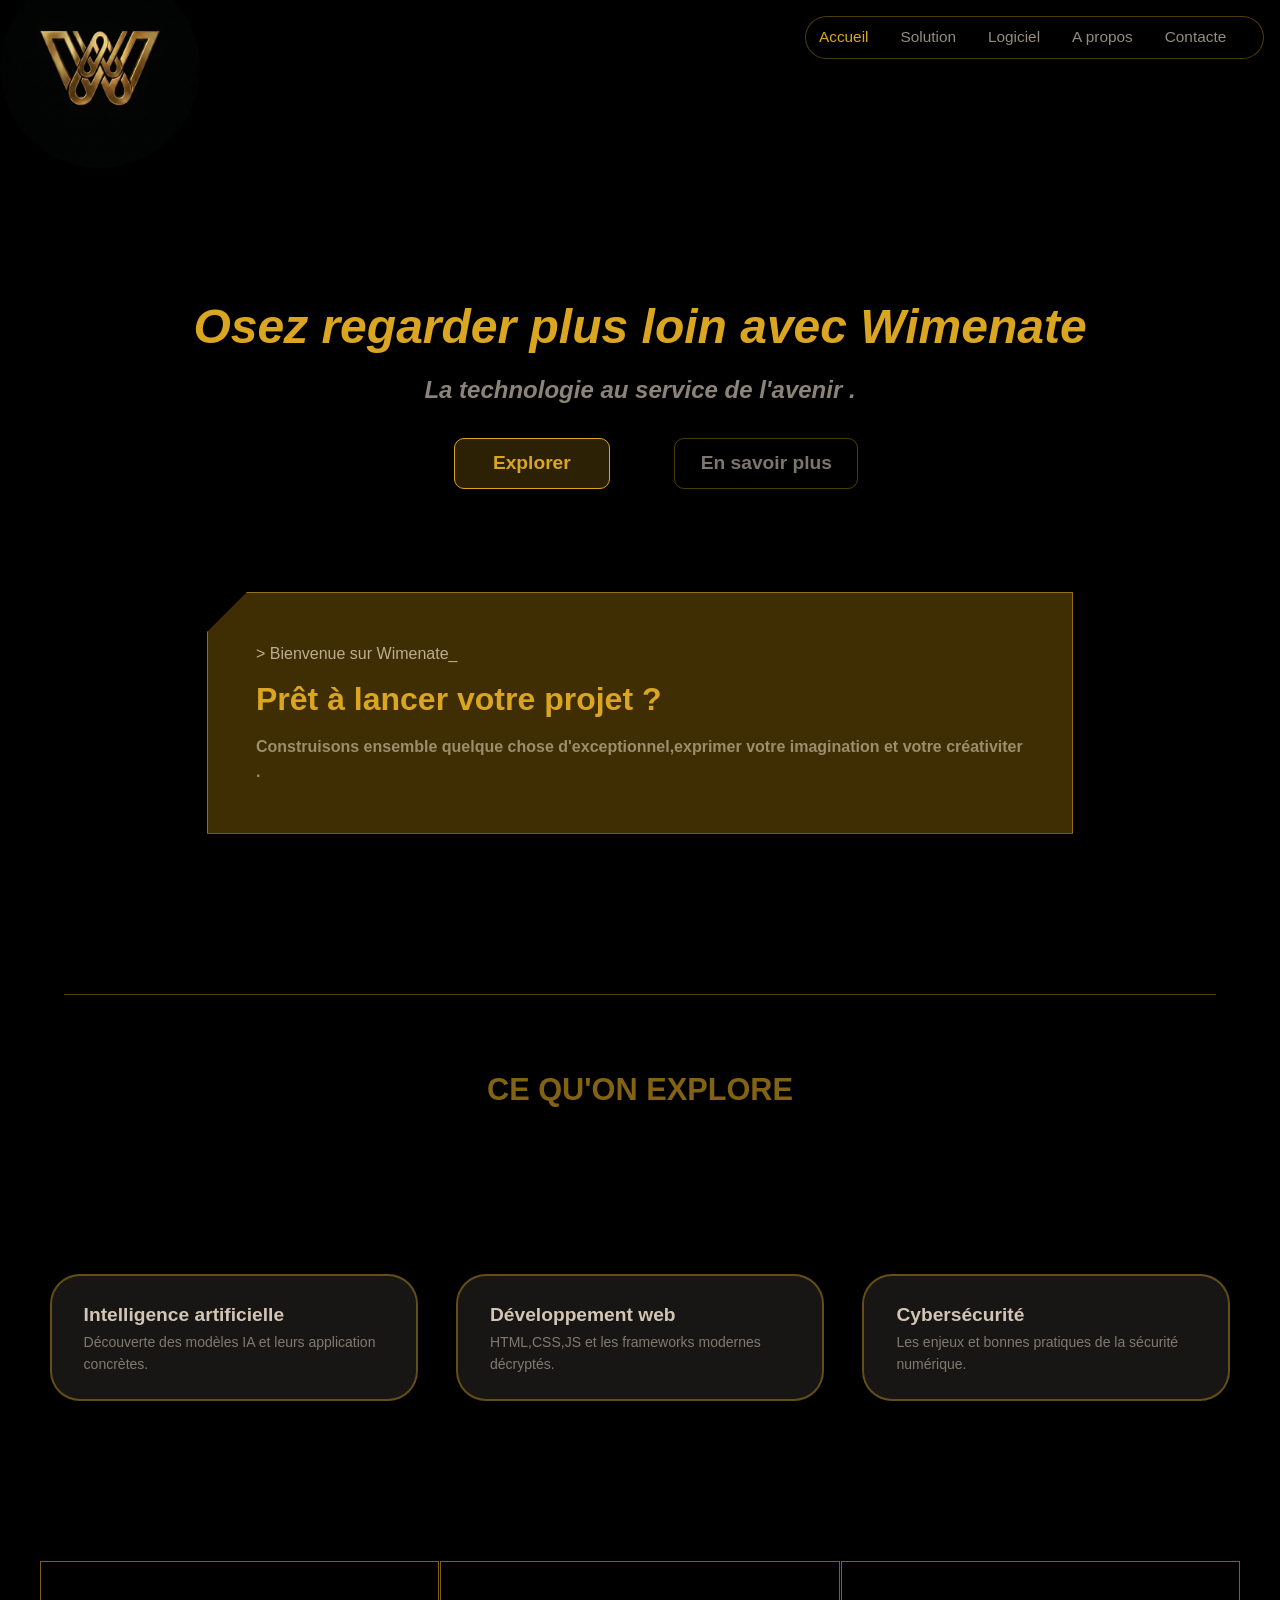
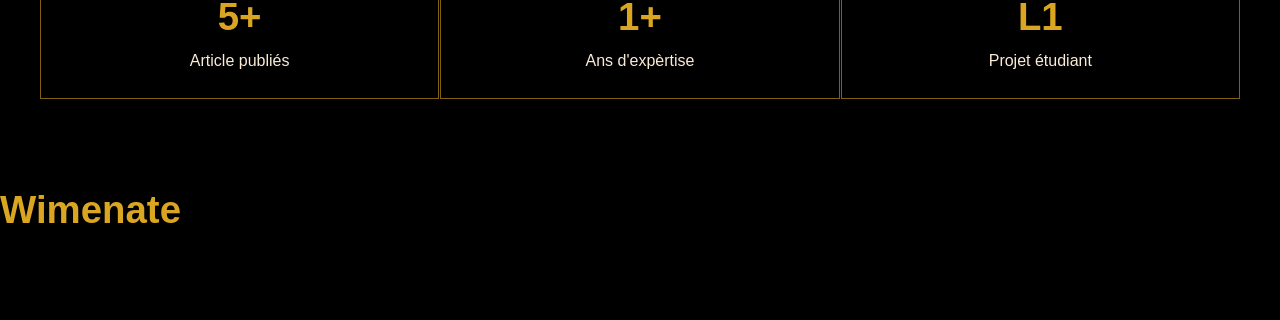
<file: index.html>
<!doctype html>
<html lang="en">
  <head>
    <meta charset="UTF-8" />
    <meta name="viewport" content="width=device-width, initial-scale=1.0" />
    <title>WIMENATE</title>
    <link rel="shortcut icon" href="./Image/icon.png" />
    <link rel="stylesheet" href="style.css" />
  </head>
  <body>
    <div>
      <div>
        <div class="img">
          <nav>
            <input type="checkbox" id="menu-toggle" class="menu-toggle" />
            <label for="menu-toggle" class="hamburger">
              <span></span>
              <span></span>
              <span></span>
            </label>
            <div class="navigation">
              <ul>
                <li>
                  <a href="./index.html" style="color: goldenrod">Accueil</a>
                </li>
                <li><a href="./Solution.html">Solution</a></li>
                <li><a href="./Logiciel.html">Logiciel</a></li>
                <li><a href="./A_propos.html">A propos</a></li>
                <li><a href="./Contacte.html">Contacte</a></li>
              </ul>
            </div>
          </nav>
          <div class="Accueil">
            <div class="container">
              <div class="logos">
                <img src="./Image/Logos_2.png" alt="Wimenate_logos" />
              </div>
              <div class="presentation">
                <h1>
                  Osez regarder plus loin avec Wimenate
                  <p>La technologie au service de l'avenir .</p>
                </h1>
              </div>
            </div>
            <div class="container2">
              <div>
                <h1>
                  <a
                    href="./Solution.html"
                    style="text-decoration: none; color: goldenrod"
                    >Explorer</a
                  >
                </h1>
                <h2>
                  <a
                    href="./A_propos.html"
                    style="
                      text-decoration: none;
                      color: rgba(250, 235, 215, 0.5);
                    "
                    >En savoir plus</a
                  >
                </h2>
              </div>
            </div>
          </div>
        </div>
        <div class="container3">
          <div class="c3_A">
            <p>> Bienvenue sur Wimenate_</p>
            <h1>Prêt à lancer votre projet ?</h1>
            <h2>
              Construisons ensemble quelque chose d'exceptionnel,exprimer votre
              imagination et votre créativiter .
            </h2>
          </div>
        </div>

        <hr />
        <div class="container4">
          <div class="c4_A">
            <h1>CE QU'ON EXPLORE</h1>
          </div>
          <div class="c4_B">
            <div class="c4_B1">
              <h2>Intelligence artificielle</h2>
              <p>Découverte des modèles IA et leurs application concrètes.</p>
            </div>
            <div class="c4_B2">
              <h2>Développement web</h2>
              <p>HTML,CSS,JS et les frameworks modernes décryptés.</p>
            </div>
            <div class="c4_B3">
              <h2>Cybersécurité</h2>
              <p>Les enjeux et bonnes pratiques de la sécurité numérique.</p>
            </div>
          </div>
        </div>
        <div class="container5">
          <div class="c5_A">
            <h1>5+</h1>
            <p>Article publiés</p>
          </div>
          <div class="c5_B">
            <h1>1+</h1>
            <p>Ans d'expèrtise</p>
          </div>
          <div class="c5_C">
            <h1>L1</h1>
            <p>Projet étudiant</p>
          </div>
        </div>
        <div class="container6">
          <h1>Wimenate</h1>
        </div>
      </div>
    </div>
    <script src="./script.js"></script>
  </body>
</html>
</file>
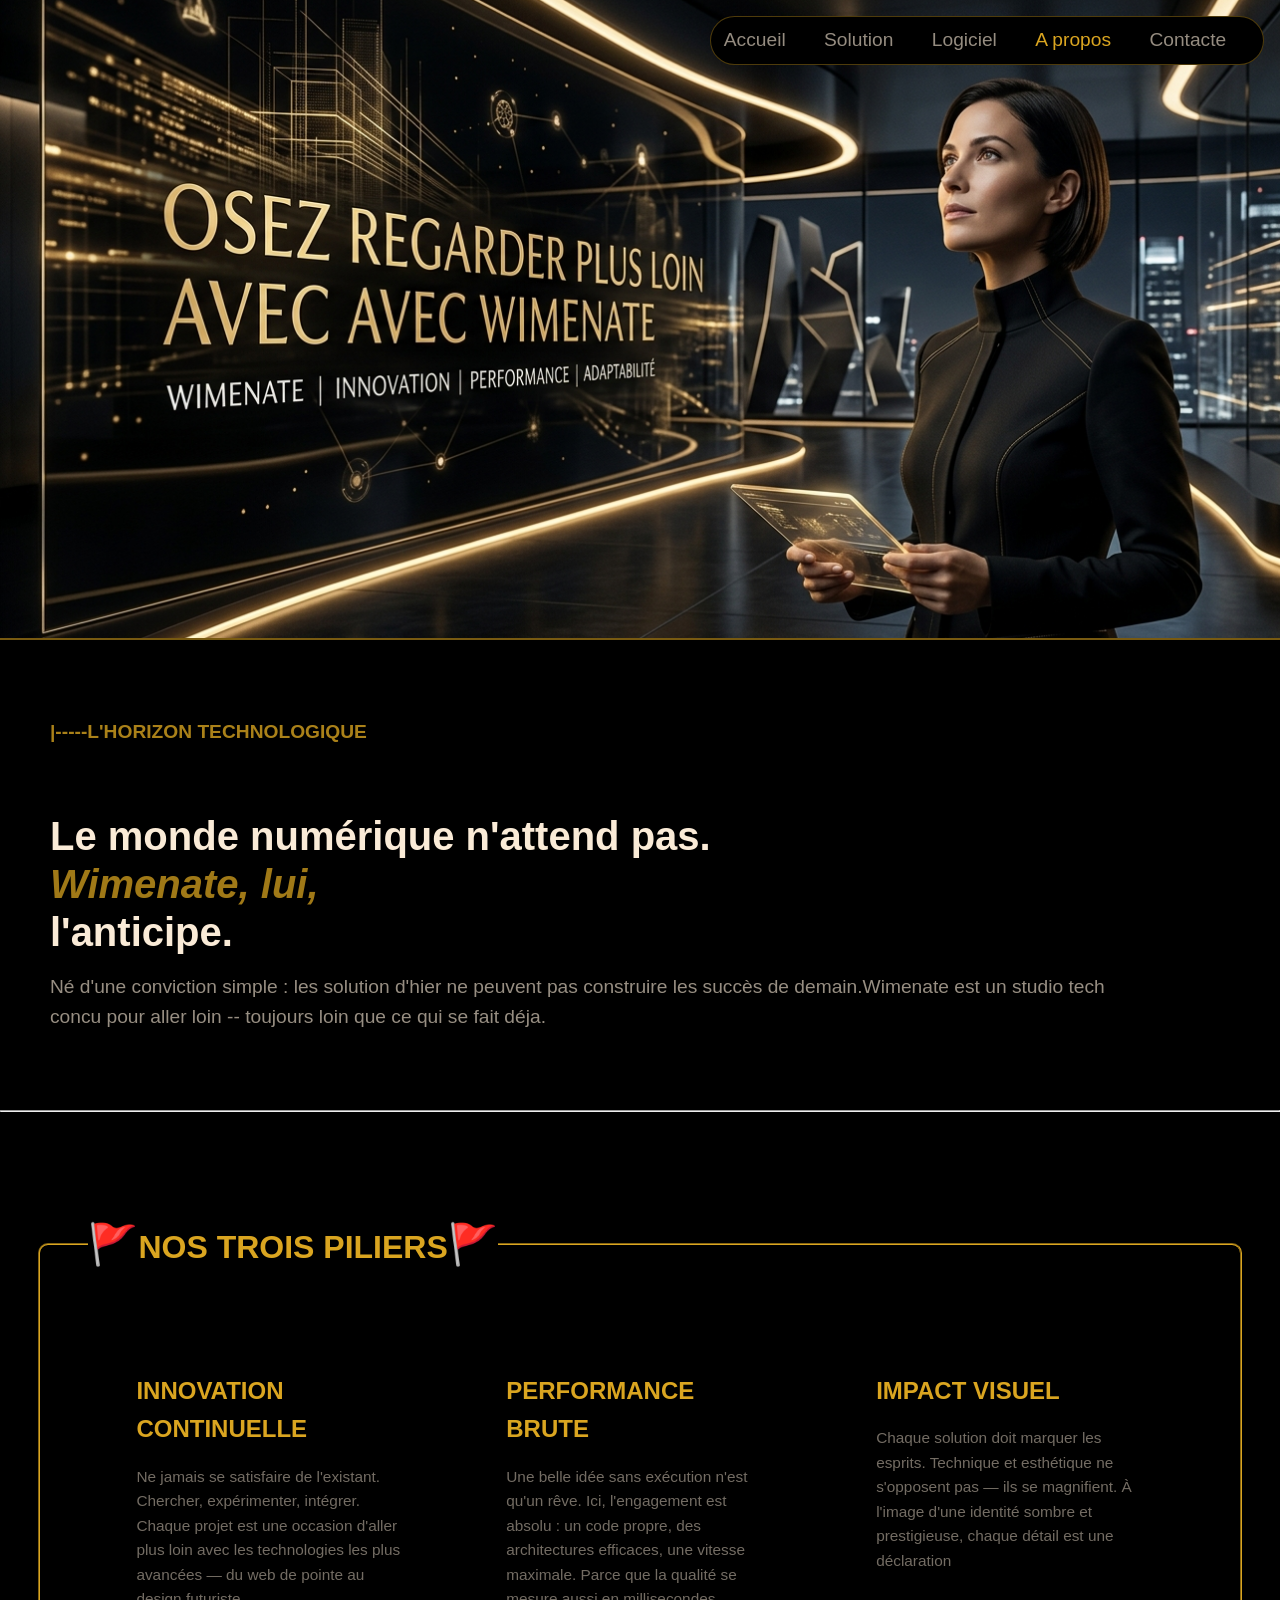
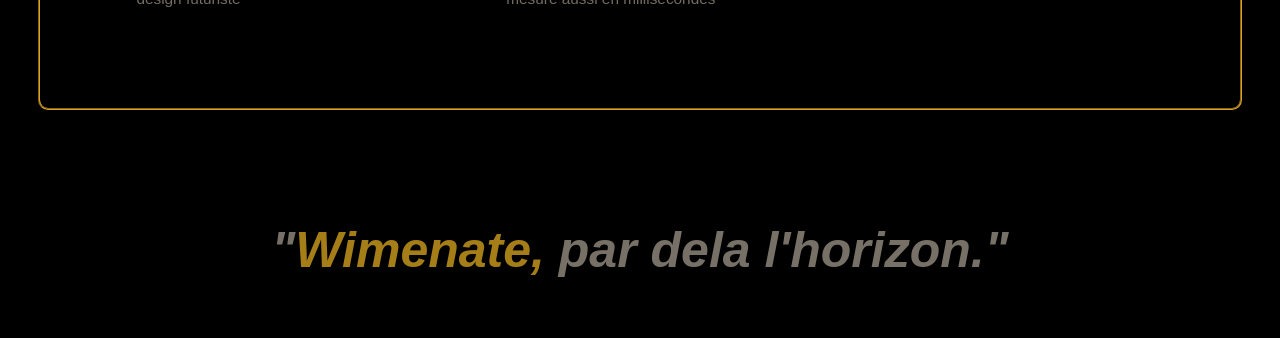
<file: A_propos.html>
<!doctype html>
<html lang="en">
  <head>
    <meta charset="UTF-8" />
    <meta name="viewport" content="width=device-width, initial-scale=1.0" />
    <title>WIMENATE</title>
    <link rel="shortcut icon" href="./Image/icon.png" />
    <link rel="stylesheet" href="./A_propos.css" />
  </head>
  <body>
    <div>
      <nav>
        <div>
          <div></div>
        </div>
        <input type="checkbox" id="menu-toggle" class="menu-toggle" />
        <label for="menu-toggle" class="hamburger">
          <span></span>
          <span></span>
          <span></span>
        </label>
        <div class="navigation">
          <ul>
            <li><a href="./index.html">Accueil</a></li>
            <li><a href="./Solution.html">Solution</a></li>
            <li><a href="./Logiciel.html">Logiciel</a></li>
            <li>
              <a href="./A_propos.html" style="color: goldenrod">A propos</a>
            </li>
            <li><a href="./Contacte.html">Contacte</a></li>
          </ul>
        </div>
      </nav>
      <div class="container1">
        <img src="./Image/Img a propos1.png" alt="Image du vison" />
      </div>
      <div class="container2">
        <h3>|-----L'HORIZON TECHNOLOGIQUE</h3>
        <h1>
          Le monde numérique n'attend pas. <br />
          <span style="font-style: italic; color: rgba(218, 165, 32, 0.733)"
            >Wimenate, lui,</span
          ><br />l'anticipe.
        </h1>
        <p>
          Né d'une conviction simple : les solution d'hier ne peuvent pas
          construire les succès de demain.Wimenate est un studio tech concu pour
          aller loin -- toujours loin que ce qui se fait déja.
        </p>
      </div>
      <div class="container3">
        <hr style="color: rgba(218, 165, 32, 0.603); margin-bottom: 100px" />
      </div>
      <fieldset>
        <legend>
          <h3 style="color: goldenrod">
            <span style="font-size: 30pt">🚩</span>NOS TROIS PILIERS<span
              style="font-size: 30pt"
              >🚩</span
            >
          </h3>
        </legend>

        <div class="container4">
          <div class="ctn1">
            <h4></h4>
            <h1>INNOVATION CONTINUELLE</h1>
            <p>
              Ne jamais se satisfaire de l'existant. Chercher, expérimenter,
              intégrer. Chaque projet est une occasion d'aller plus loin avec
              les technologies les plus avancées — du web de pointe au design
              futuriste
            </p>
          </div>
          <div class="ctn2">
            <h3></h3>
            <h1>PERFORMANCE BRUTE</h1>
            <p>
              Une belle idée sans exécution n'est qu'un rêve. Ici, l'engagement
              est absolu : un code propre, des architectures efficaces, une
              vitesse maximale. Parce que la qualité se mesure aussi en
              millisecondes
            </p>
          </div>
          <div class="ctn3">
            <h3></h3>
            <h1>IMPACT VISUEL</h1>
            <p>
              Chaque solution doit marquer les esprits. Technique et esthétique
              ne s'opposent pas — ils se magnifient. À l'image d'une identité
              sombre et prestigieuse, chaque détail est une déclaration
            </p>
          </div>
        </div>
      </fieldset>
      <div class="container5">
        <h1>
          "<span style="color: rgba(218, 165, 32, 0.76)">Wimenate,</span> par
          dela l'horizon."
        </h1>
      </div>
    </div>
    <script src="./script.js"></script>
  </body>
</html>
</file>
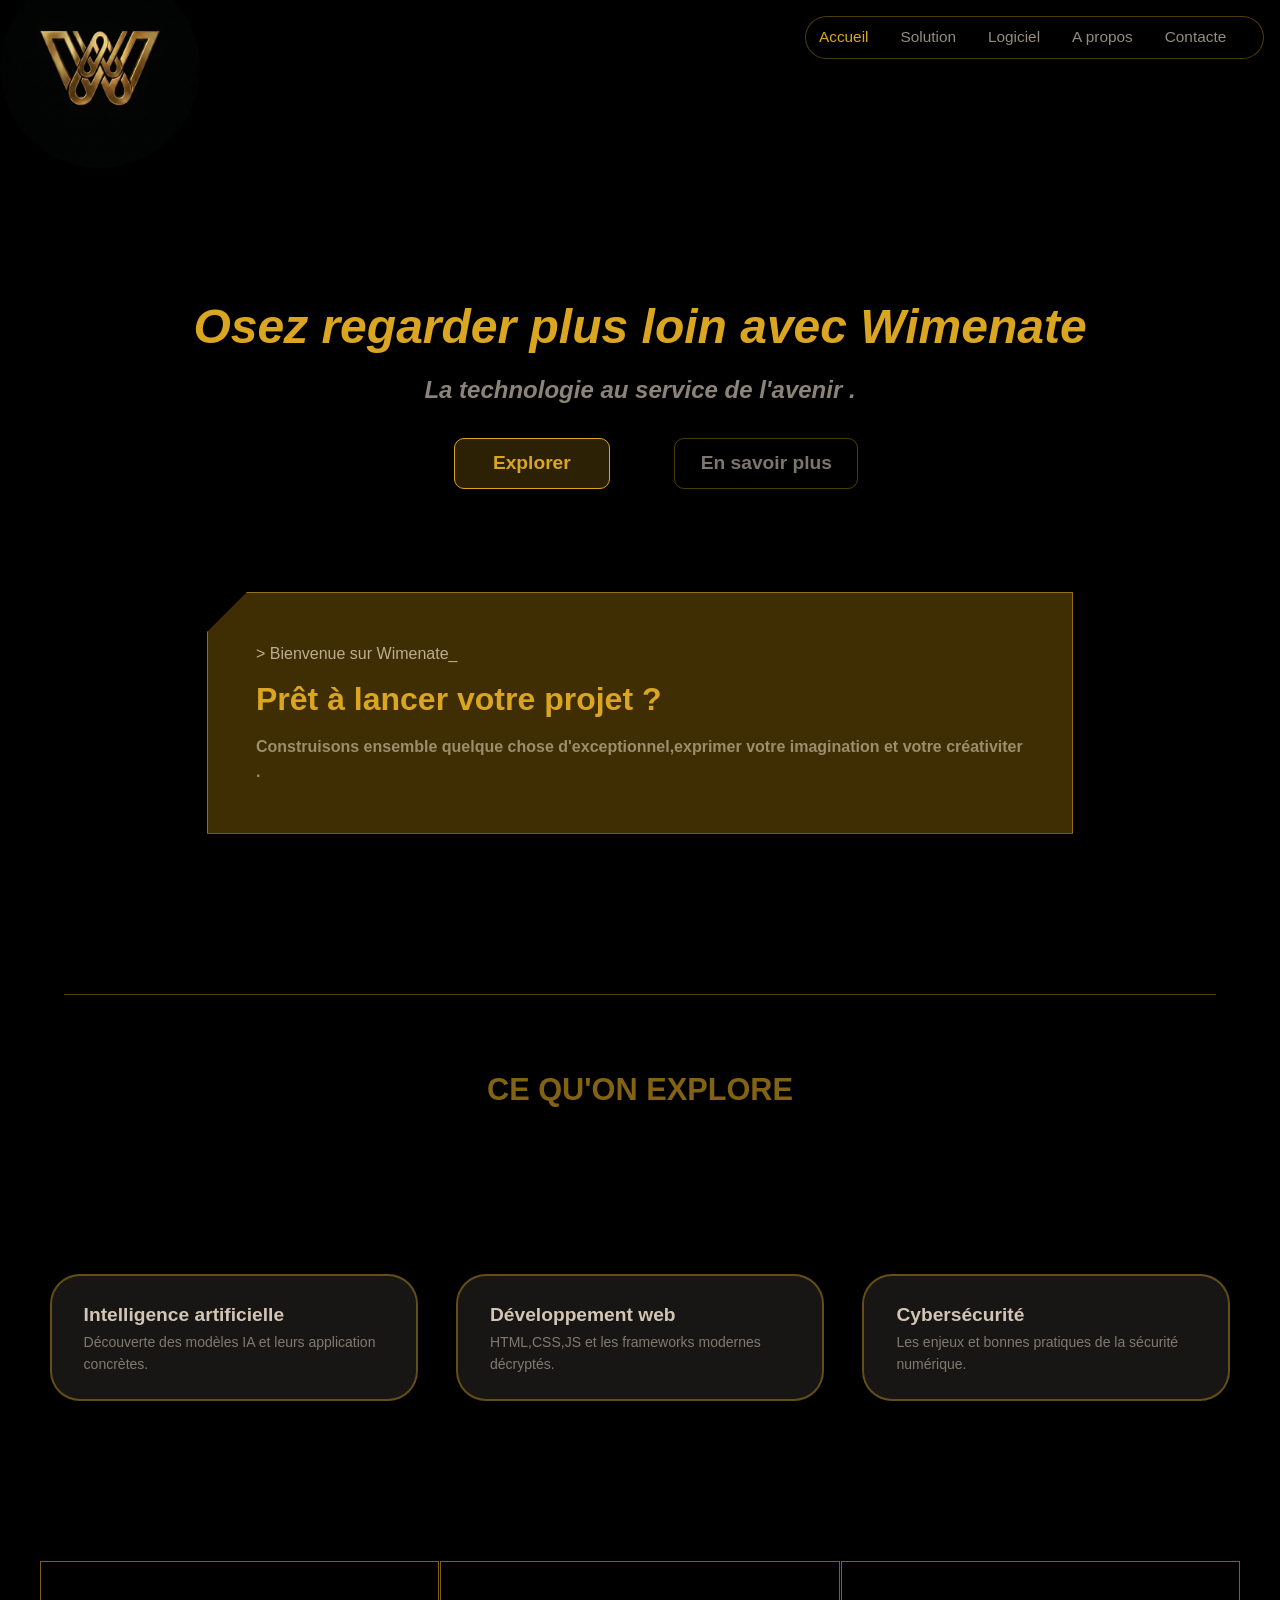
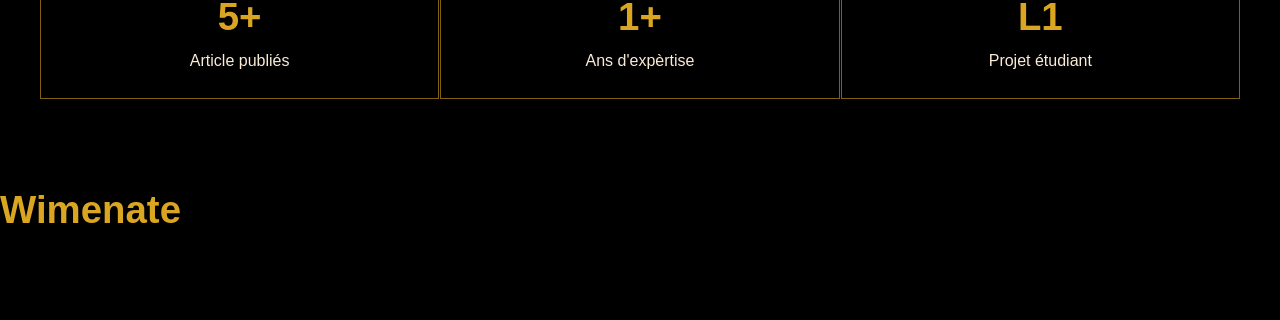
<file: Accueil.html>
<!doctype html>
<html lang="en">
  <head>
    <meta charset="UTF-8" />
    <meta name="viewport" content="width=device-width, initial-scale=1.0" />
    <title>WIMENATE</title>
    <link rel="shortcut icon" href="./Image/icon.png" />
    <link rel="stylesheet" href="style.css" />
  </head>
  <body>
    <div>
      <div>
        <div class="img">
          <nav>
            <div class="navigation">
              <ul>
                <li>
                  <a href="./Accueil.html" style="color: goldenrod">Accueil</a>
                </li>
                <li><a href="./Solution.html">Solution</a></li>
                <li><a href="./Logiciel.html">Logiciel</a></li>
                <li><a href="./A_propos.html">A propos</a></li>
                <li><a href="./Contacte.html">Contacte</a></li>
              </ul>
            </div>
          </nav>
          <div class="Accueil">
            <div class="container">
              <div class="logos">
                <img src="./Image/Logos_2.png" alt="Wimenate_logos" />
              </div>
              <div class="presentation">
                <h1>
                  Osez regarder plus loin avec Wimenate
                  <p>La technologie au service de l'avenir .</p>
                </h1>
              </div>
            </div>
            <div class="container2">
              <div>
                <h1><a href="./Solution.html" style="text-decoration: none;color: goldenrod;">Explorer</a></h1>
                <h2><a href="./A_propos.html" style="text-decoration: none;color: rgba(250, 235, 215, 0.5);">En savoir plus</a></h2>
              </div>
            </div>
          </div>
        </div>
        <div class="container3">
          <div class="c3_A">
            <p>> Bienvenue sur Wimenate_</p>
            <h1>Prêt à lancer votre projet ?</h1>
            <h2>
              Construisons ensemble quelque chose d'exceptionnel,exprimer votre
              imagination et votre créativiter .
            </h2>
          </div>
        </div>

        <hr />
        <div class="container4">
          <div class="c4_A">
            <h1>CE QU'ON EXPLORE</h1>
          </div>
          <div class="c4_B">
            <div class="c4_B1">
              <h2>Intelligence artificielle</h2>
              <p>Découverte des modèles IA et leurs application concrètes.</p>
            </div>
            <div class="c4_B2">
              <h2>Développement web</h2>
              <p>HTML,CSS,JS et les frameworks modernes décryptés.</p>
            </div>
            <div class="c4_B3">
              <h2>Cybersécurité</h2>
              <p>Les enjeux et bonnes pratiques de la sécurité numérique.</p>
            </div>
          </div>
        </div>
        <div class="container5">
          <div class="c5_A">
            <h1>5+</h1>
            <p>Article publiés</p>
          </div>
          <div class="c5_B">
            <h1>1+</h1>
            <p>Ans d'expèrtise</p>
          </div>
          <div class="c5_C">
            <h1>L1</h1>
            <p>Projet étudiant</p>
          </div>
        </div>
        <div class="container6">
          <h1>Wimenate</h1>
        </div>
      </div>
    </div>
  </body>
</html>
</file>
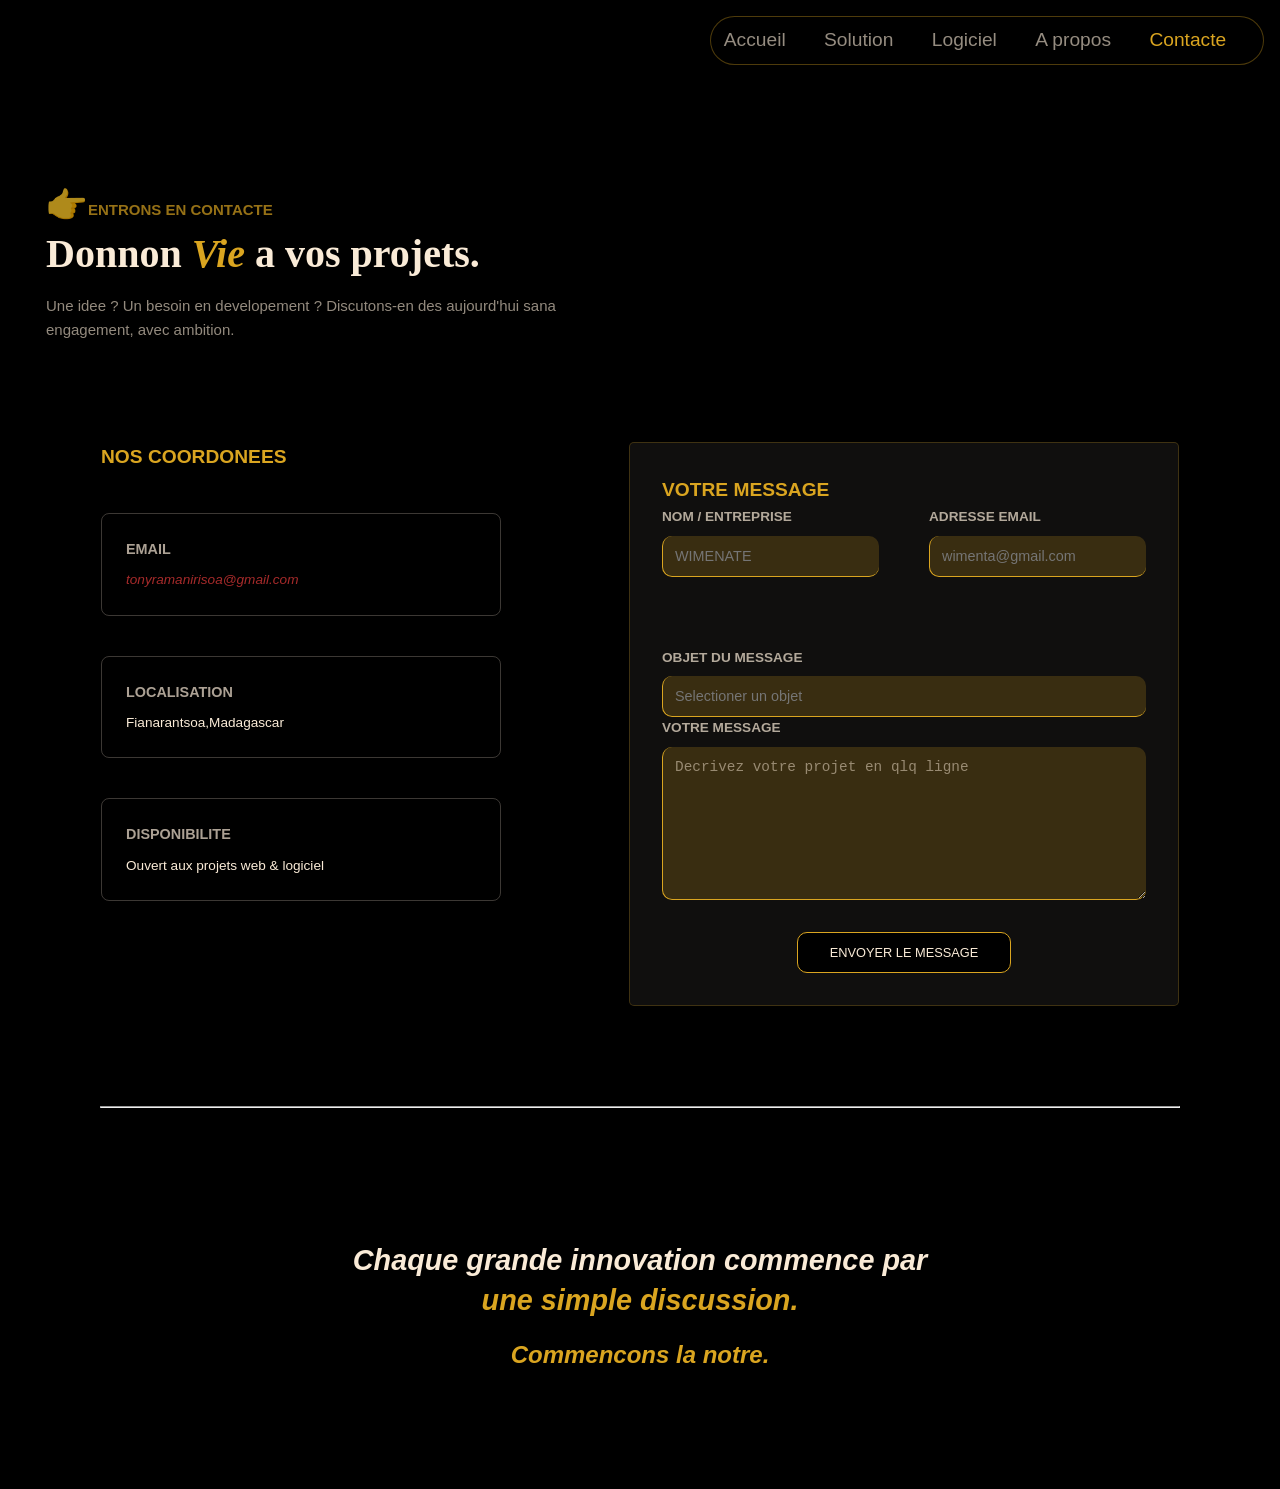
<file: Contacte.html>
<!doctype html>
<html lang="en">
  <head>
    <meta charset="UTF-8" />
    <meta name="viewport" content="width=device-width, initial-scale=1.0" />
    <title>WIMENATE</title>
    <link rel="shortcut icon" href="./Image/icon.png" />
    <link rel="stylesheet" href="./Contacte.css" />
  </head>
  <body>
    <div>
      <nav>
        <div>
          <div></div>
        </div>
        <input type="checkbox" id="menu-toggle" class="menu-toggle" />
        <label for="menu-toggle" class="hamburger">
          <span></span>
          <span></span>
          <span></span>
        </label>
        <div class="navigation">
          <ul>
            <li><a href="./index.html">Accueil</a></li>
            <li><a href="./Solution.html">Solution</a></li>
            <li><a href="./Logiciel.html">Logiciel</a></li>
            <li><a href="./A_propos.html">A propos</a></li>
            <li>
              <a href="./Contacte.html" style="color: goldenrod">Contacte</a>
            </li>
          </ul>
        </div>
      </nav>
      <div class="container">
        <h6>WIMENATE</h6>
      </div>
      <div class="container1">
        <h3><span style="font-size: 25pt">👉</span>ENTRONS EN CONTACTE</h3>
        <h1>
          Donnon <span style="color: goldenrod; font-style: italic">Vie</span> a
          vos projets.
        </h1>
        <p>
          Une idee ? Un besoin en developement ? Discutons-en des aujourd'hui
          sana engagement, avec ambition.
        </p>
      </div>
      <div class="container2">
        <div class="ctn1">
          <h1>NOS COORDONEES</h1>
          <div class="ctn1A">
            <h3>EMAIL</h3>
            <p>
              <a
                href="mailto:tonyramanirisoa@gmail.com"
                style="text-decoration: none; color: brown; font-style: italic"
                >tonyramanirisoa@gmail.com</a
              >
            </p>
          </div>
          <div>
            <h3>LOCALISATION</h3>
            <p>Fianarantsoa,Madagascar</p>
          </div>
          <div>
            <h3>DISPONIBILITE</h3>
            <p>Ouvert aux projets web & logiciel</p>
          </div>
        </div>
        <div class="ctn2">
          <h1>VOTRE MESSAGE</h1>
          <div class="ctn2A" style="display: flex; gap: 50px">
            <span>
              <h2>NOM / ENTREPRISE</h2>
              <input type="text" placeholder="WIMENATE" />
            </span>
            <span>
              <h2>ADRESSE EMAIL</h2>
              <input type="text" placeholder="wimenta@gmail.com" />
            </span>
          </div>
          <div class="ctn2B" style="margin-top: 70px; height: 20%">
            <span>
              <h3>OBJET DU MESSAGE</h3>
              <input type="text" placeholder="Selectioner un objet" />
            </span>
            <span>
              <h3>VOTRE MESSAGE</h3>
              <textarea name="text" id="" cols="40" rows="8">Decrivez votre projet en qlq ligne</textarea
              ></span
            ><br />
            <span>
              <button>ENVOYER LE MESSAGE</button>
            </span>
          </div>
        </div>
      </div>
      <hr style="color: rgba(218, 165, 32, 0.363); margin: 100px" />
      <div class="container3">
        <h1>
          Chaque grande innovation commence par <br /><span
            style="color: goldenrod"
            >une simple discussion.</span
          >
        </h1>
        <h2>Commencons la notre.</h2>
      </div>
    </div>
    <script src="./script.js"></script>
  </body>
</html>
</file>
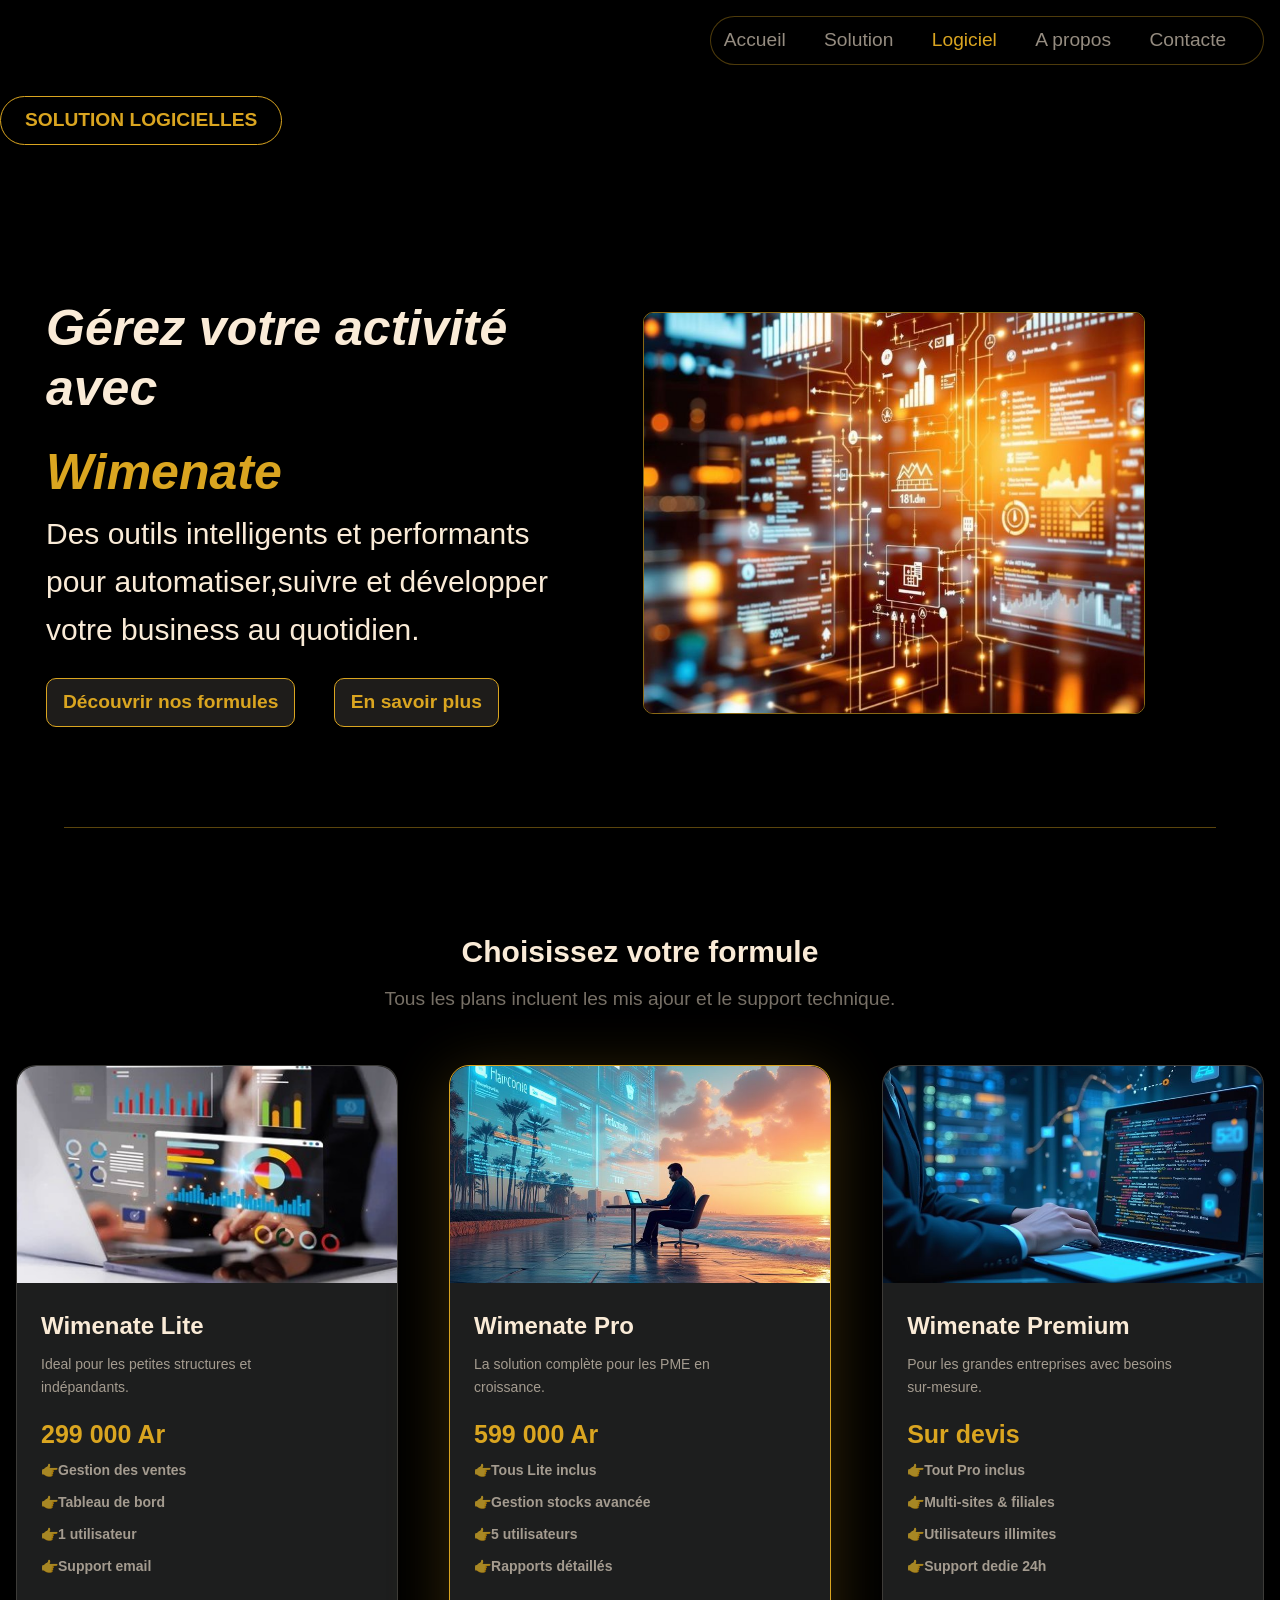
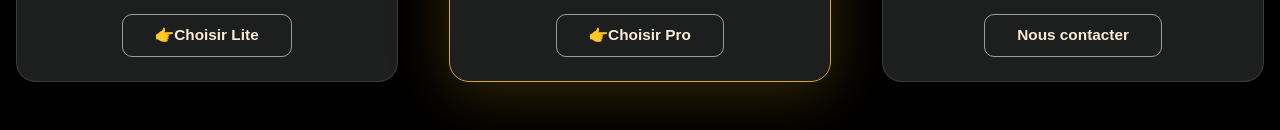
<file: Logiciel.html>
<!doctype html>
<html lang="en">
  <head>
    <meta charset="UTF-8" />
    <meta name="viewport" content="width=device-width, initial-scale=1.0" />
    <title>WIMENATE</title>
    <link rel="shortcut icon" href="./Image/icon.png" />
    <link rel="stylesheet" href="./Logiciel.css" />
  </head>
  <body>
    <div>
      <nav>
        <div>
          <div></div>
        </div>
        <input type="checkbox" id="menu-toggle" class="menu-toggle" />
        <label for="menu-toggle" class="hamburger">
          <span></span>
          <span></span>
          <span></span>
        </label>
        <div class="navigation">
          <ul>
            <li><a href="./index.html">Accueil</a></li>
            <li><a href="./Solution.html">Solution</a></li>
            <li>
              <a href="./Logiciel.html" style="color: goldenrod">Logiciel</a>
            </li>
            <li><a href="./A_propos.html">A propos</a></li>
            <li><a href="./Contacte.html">Contacte</a></li>
          </ul>
        </div>
      </nav>
      <div class="titre">
        <h2>SOLUTION LOGICIELLES</h2>
      </div>
      <div class="container1">
        <div class="ctn1">
          <h1>
            Gérez votre activité avec
            <span style="color: goldenrod">Wimenate</span>
          </h1>
          <p>
            Des outils intelligents et performants pour automatiser,suivre et
            développer votre business au quotidien.
          </p>
          <span>
            <h4>Découvrir nos formules</h4>
            <h4>En savoir plus</h4>
          </span>
        </div>
        <div class="ctn2">
          <img src="./Image/Logiciel_img1.jpeg" alt="Image1" />
        </div>
      </div>
      <hr
        style="
          margin-top: 100px;
          color: rgba(218, 165, 32, 0.418);
          margin-bottom: 100px;
        "
      />
    </div>
    <div class="container2">
      <h2>Choisissez votre formule</h2>
      <p>Tous les plans incluent les mis ajour et le support technique.</p>
    </div>
    <div class="container3">
      <div class="ctn1">
        <img src="./Image/img_logiciel3.jpg" alt="" />
        <div>
          <h1>Wimenate Lite</h1>
          <p>
            Ideal pour les petites structures et <br />
            indépandants.
          </p>
          <h2>299 000 Ar</h2>
          <h4>👉Gestion des ventes</h4>
          <h4>👉Tableau de bord</h4>
          <h4>👉1 utilisateur</h4>
          <h4>👉Support email</h4>
          <h3>👉Choisir Lite</h3>
        </div>
      </div>
      <div class="ctn2">
        <img src="./Image/img_logiciel4.jpg" alt="" />
        <div>
          <h1>Wimenate Pro</h1>
          <p>
            La solution complète pour les PME en <br />
            croissance.
          </p>
          <h2>599 000 Ar</h2>
          <h4>👉Tous Lite inclus</h4>
          <h4>👉Gestion stocks avancée</h4>
          <h4>👉5 utilisateurs</h4>
          <h4>👉Rapports détaillés</h4>
          <h3>👉Choisir Pro</h3>
        </div>
      </div>
      <div class="ctn3">
        <img src="./Image/img_logiciel5.jpg" alt="" />
        <div>
          <h1>Wimenate Premium</h1>
          <p>Pour les grandes entreprises avec besoins <br />sur-mesure.</p>
          <h2>Sur devis</h2>
          <h4>👉Tout Pro inclus</h4>
          <h4>👉Multi-sites & filiales</h4>
          <h4>👉Utilisateurs illimites</h4>
          <h4>👉Support dedie 24h</h4>
          <h3><a href="./Contacte.html">Nous contacter</a></h3>
        </div>
      </div>
    </div>
    <script src="./script.js"></script>
  </body>
</html>
</file>
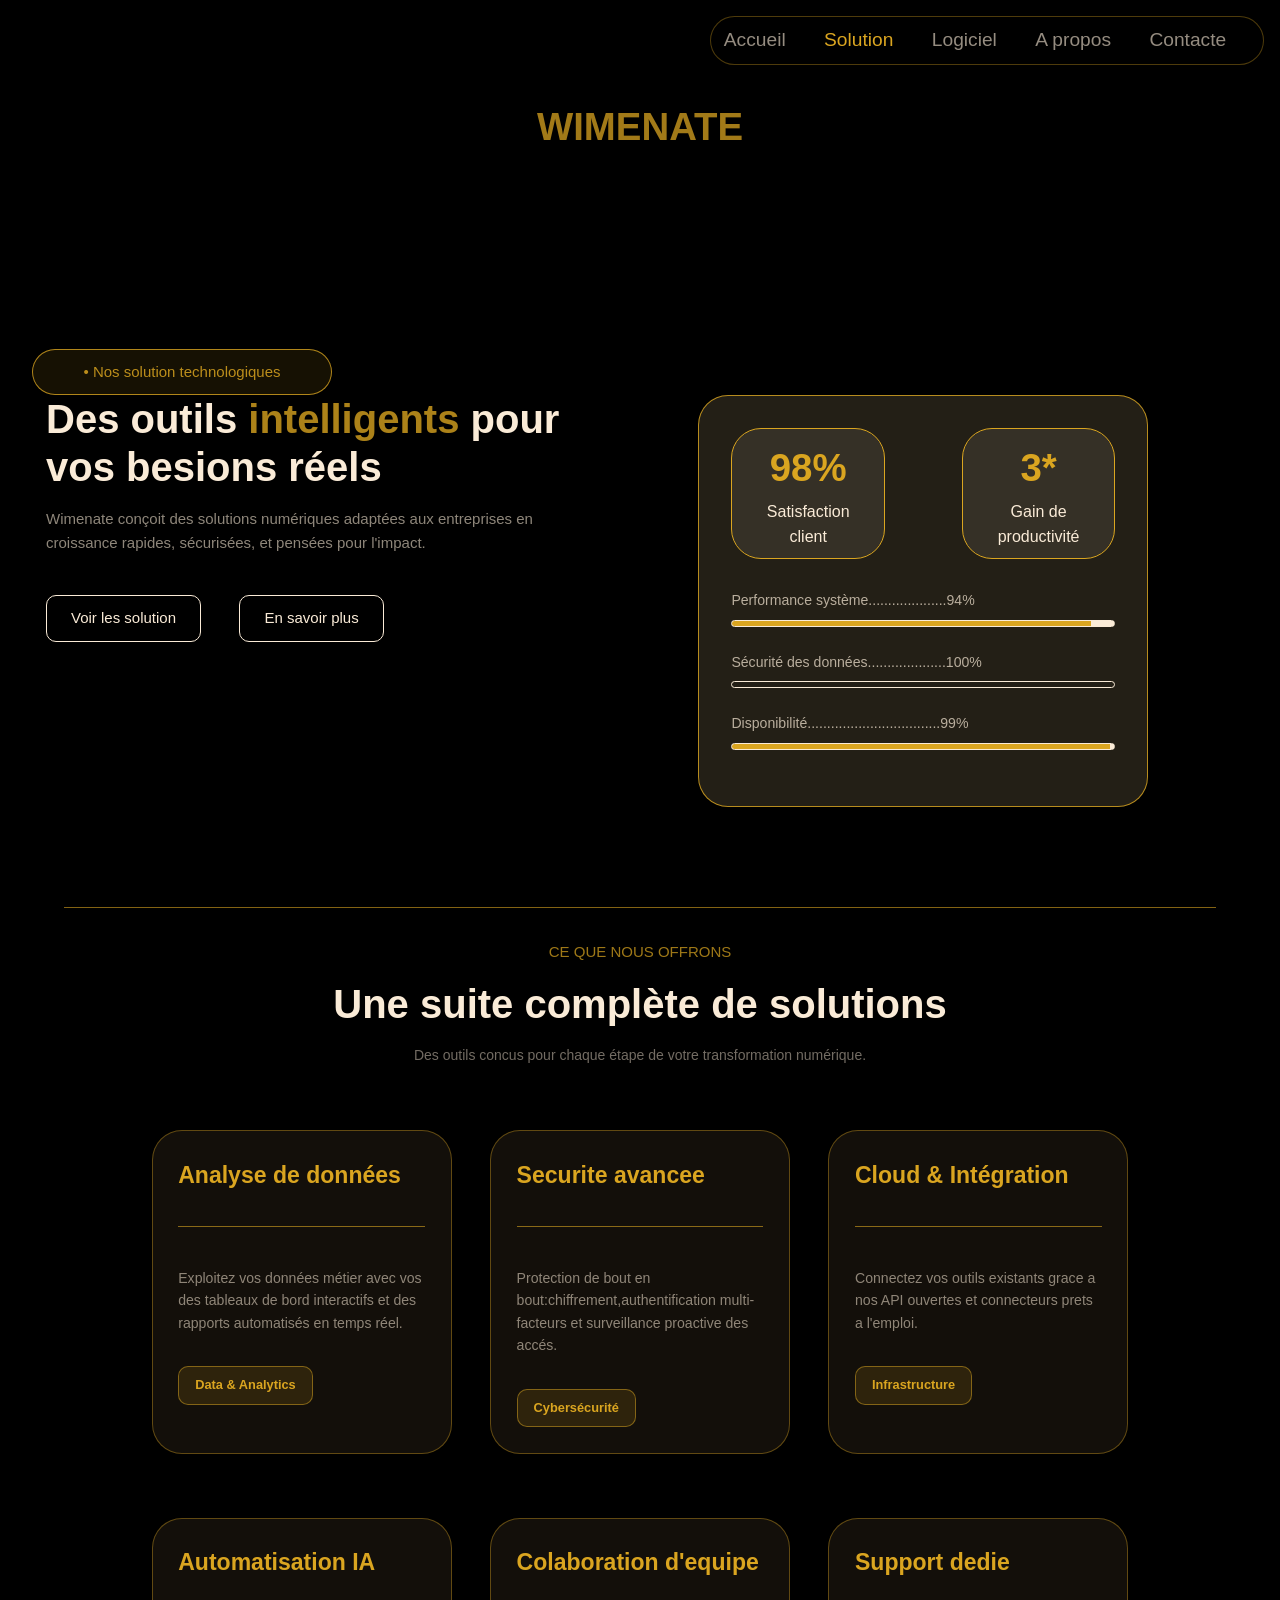
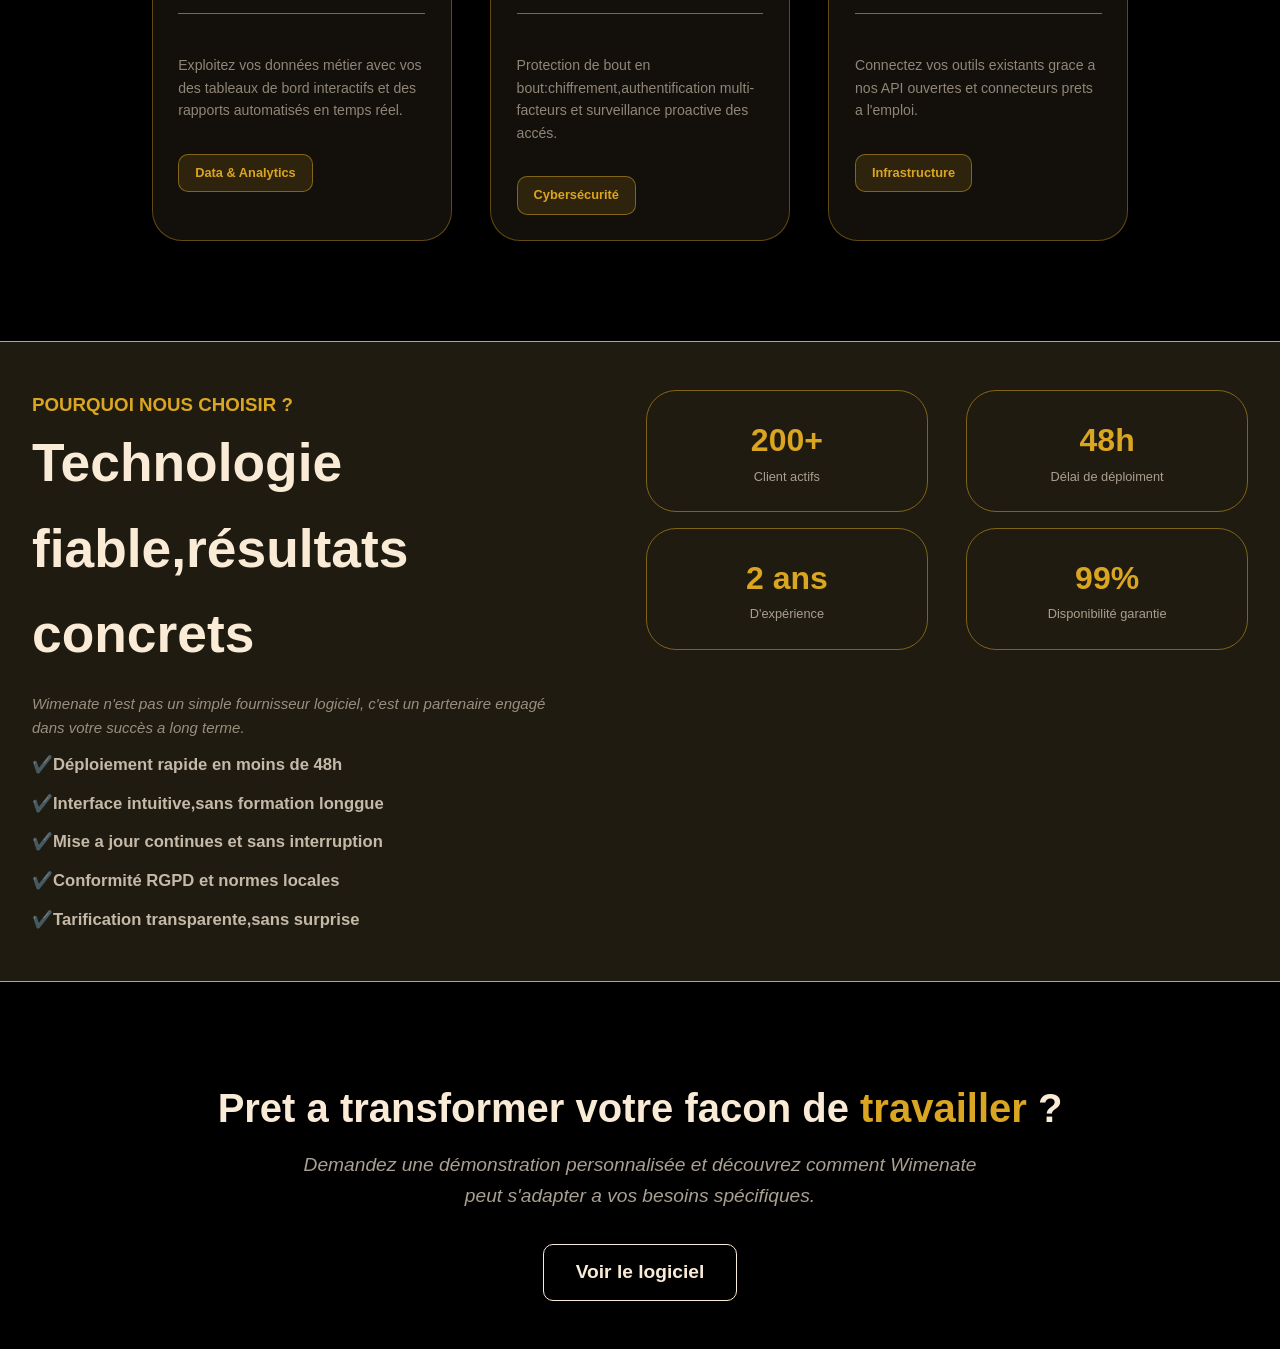
<file: Solution.html>
<!doctype html>
<html lang="en">
  <head>
    <meta charset="UTF-8" />
    <meta name="viewport" content="width=device-width, initial-scale=1.0" />
    <title>WIMENATE</title>
    <link rel="shortcut icon" href="./Image/icon.png" />
    <link rel="stylesheet" href="Solution.css" />
  </head>
  <body>
    <nav>
      <input type="checkbox" id="menu-toggle" class="menu-toggle" />
      <label for="menu-toggle" class="hamburger">
        <span></span>
        <span></span>
        <span></span>
      </label>
      <div class="navigation">
        <ul>
          <li><a href="./index.html">Accueil</a></li>
          <li>
            <a href="./Solution.html" style="color: goldenrod">Solution</a>
          </li>
          <li><a href="./Logiciel.html">Logiciel</a></li>
          <li><a href="./A_propos.html">A propos</a></li>
          <li><a href="./Contacte.html">Contacte</a></li>
        </ul>
      </div>
    </nav>
    <div>
      <div class="titre">
        <h1>WIMENATE</h1>
      </div>
    </div>
    <div class="phrase">
      <p>• Nos solution technologiques</p>
    </div>
    <div class="container">
      <div class="container1">
        <h2>
          Des outils
          <span style="color: rgba(218, 165, 32, 0.788)">intelligents</span>
          pour vos besions réels
        </h2>
        <p>
          Wimenate conçoit des solutions numériques adaptées aux entreprises en
          croissance rapides, sécurisées, et pensées pour l'impact.
        </p>
        <div class="ctn">
          <p>Voir les solution</p>
          <p>En savoir plus</p>
        </div>
      </div>
      <div class="container2">
        <div class="ctn1">
          <span>
            <h1>98%</h1>
            <p>Satisfaction client</p>
          </span>
          <span>
            <h1>3*</h1>
            <p>Gain de productivité</p>
          </span>
        </div>
        <div class="ctn2">
          <span>
            <p>Performance système....................94%</p>
            <div class="range1">
              <span class="range_style"></span>
            </div>
          </span>
          <span>
            <p>Sécurité des données....................100%</p>
            <div class="range2">
              <span class="range_style"></span>
            </div>
          </span>
          <span>
            <p>Disponibilité..................................99%</p>
            <div class="range3">
              <span class="range_style"></span>
            </div>
          </span>
        </div>
      </div>
    </div>
    <hr />
    <div class="caise">
      <span class="c1">
        <p>CE QUE NOUS OFFRONS</p>
        <h1>Une suite complète de solutions</h1>
        <h6>
          Des outils concus pour chaque étape de votre transformation numérique.
        </h6>
      </span>
      <div class="c2">
        <span>
          <h2>Analyse de données</h2>
          <hr style="margin-bottom: 40px" />
          <p>
            Exploitez vos données métier avec vos des tableaux de bord
            interactifs et des rapports automatisés en temps réel.
          </p>
          <h4>Data & Analytics</h4>
        </span>
        <span>
          <h2>Securite avancee</h2>
          <hr style="margin-bottom: 40px" />
          <p>
            Protection de bout en bout:chiffrement,authentification
            multi-facteurs et surveillance proactive des accés.
          </p>
          <h4>Cybersécurité</h4>
        </span>
        <span>
          <h2>Cloud & Intégration</h2>
          <hr style="margin-bottom: 40px" />
          <p>
            Connectez vos outils existants grace a nos API ouvertes et
            connecteurs prets a l'emploi.
          </p>
          <h4>Infrastructure</h4>
        </span>
      </div>
      <div class="c3">
        <span>
          <h2>Automatisation IA</h2>
          <hr style="margin-bottom: 40px" />
          <p>
            Exploitez vos données métier avec vos des tableaux de bord
            interactifs et des rapports automatisés en temps réel.
          </p>
          <h4>Data & Analytics</h4>
        </span>
        <span>
          <h2>Colaboration d'equipe</h2>
          <hr style="margin-bottom: 40px" />
          <p>
            Protection de bout en bout:chiffrement,authentification
            multi-facteurs et surveillance proactive des accés.
          </p>
          <h4>Cybersécurité</h4>
        </span>
        <span>
          <h2>Support dedie</h2>
          <hr style="margin-bottom: 40px" />
          <p>
            Connectez vos outils existants grace a nos API ouvertes et
            connecteurs prets a l'emploi.
          </p>
          <h4>Infrastructure</h4>
        </span>
      </div>
      <div class="c4">
        <div class="c4A">
          <h3 style="color: goldenrod">POURQUOI NOUS CHOISIR ?</h3>
          <h1 style="color: antiquewhite; font-size: 40pt">
            Technologie fiable,résultats concrets
          </h1>
          <p>
            Wimenate n'est pas un simple fournisseur logiciel, c'est un
            partenaire engagé dans votre succès a long terme.
          </p>
          <h4>✔️Déploiement rapide en moins de 48h</h4>
          <h4>✔️Interface intuitive,sans formation longgue</h4>
          <h4>✔️Mise a jour continues et sans interruption</h4>
          <h4>✔️Conformité RGPD et normes locales</h4>
          <h4>✔️Tarification transparente,sans surprise</h4>
        </div>
        <div>
          <div class="c4B">
            <span>
              <h1>200+</h1>
              <p>Client actifs</p>
            </span>
            <span>
              <h1>48h</h1>
              <p>Délai de déploiment</p>
            </span>
          </div>
          <div class="c4C">
            <span>
              <h1>2 ans</h1>
              <p>D'expérience</p>
            </span>
            <span>
              <h1>99%</h1>
              <p>Disponibilité garantie</p>
            </span>
          </div>
        </div>
      </div>
      <div class="c5">
        <h1>
          Pret a transformer votre facon de
          <span style="color: goldenrod"> travailler</span> ?
        </h1>
        <p>
          Demandez une démonstration personnalisée et découvrez comment Wimenate
          peut s'adapter a vos besoins spécifiques.
        </p>
        <h4><a href="./Logiciel.html">Voir le logiciel</a></h4>
      </div>
    </div>
    <script src="./script.js"></script>
  </body>
</html>
</file>
<file: style.css>
*, *::before, *::after {
  margin: 0;
  padding: 0;
}

html {
  font-size: 16px;
  scroll-behavior: smooth;
}

body {
  background: rgb(0, 0, 0);
  color: antiquewhite;
  font-family: 'Segoe UI', Tahoma, Geneva, Verdana, sans-serif;
  line-height: 1.6;
  min-height: 100vh;
}

a {
  text-decoration: none;
  color: inherit; /*Couleur par de parent mais pas par defaut*/
}

img {
  max-width: 100%;
  height: auto;
  display: block;
}

nav .navigation {
  font-size: clamp(0.875rem, 1.2vw, 1.5rem);
  border: 1px solid rgba(218, 165, 32, 0.356);
  border-radius: 50px;
  position: fixed;
  top: 1rem;
  right: 1rem;
  background-color: black;
  z-index: 999;
  padding: 0.25rem 0.8rem;
}

nav div.navigation ul {
  text-decoration: none;
  list-style: none;
  display: flex;
  gap: clamp(1rem, 2.5vw, 2.5rem);
  margin-right: 1.5rem;
  margin-left: auto;
  padding: 0.25rem 0;
}

nav div.navigation ul li a {
  text-decoration: none;
  color: rgba(250, 235, 215, 0.596);
  white-space: nowrap;
  transition: color 0.3s ease;
}

nav div.navigation ul li a:hover {
  color: goldenrod;
}

div.logos img {
  width: min(200px, 40vw);
  height: auto;
  aspect-ratio: 1/1;
  border-radius: 50%;
  margin-top: -2rem;
}

div.presentation h1 {
  font-size: clamp(1.8rem, 4vw, 3rem);
  text-align: center;
  margin-top: clamp(4rem, 10vw, 10rem);
  font-style: italic;
  color: rgb(218, 165, 32);
  line-height: 1.3;
}

div.presentation h1 p {
  font-size: clamp(1rem, 2vw, 1.5rem);
  color: rgba(250, 235, 215, 0.562);
  margin-top: 1rem;
  margin-bottom: 2rem;
}

div.container2 div {
  justify-content: center;
  display: flex;
  flex-wrap: wrap;
  align-items: center;
  gap: clamp(2rem, 5vw, 6rem);
  width: 100%;
  margin-bottom: clamp(4rem, 8vw, 10rem);
  padding: 0 1rem;
}

div.container2 div h1 {
  font-size: clamp(1rem, 1.5vw, 1.5rem);
  padding: 0.5em clamp(1.5em, 3vw, 2.8em);
  border: 1px solid goldenrod;
  border-radius: 10px;
  background-color: rgba(228, 170, 23, 0.192);
  color: black;
  cursor: pointer;
  transition: all 0.3s ease;
}

div.container2 div h1:hover {
  background-color: rgba(218, 165, 32, 0.593);
  transform: scale(1.05);
}

div.container2 div h2 {
  font-size: clamp(1rem, 1.5vw, 1.5rem);
  padding: 0.5em clamp(1em, 2vw, 1.5em);
  border: 1px solid rgba(218, 165, 32, 0.356);
  border-radius: 10px;
  color: rgba(250, 235, 215, 0.596);
  cursor: pointer;
  transition: all 0.3s ease;
}

div.container2 div h2:hover {
  border-color: goldenrod;
  color: goldenrod;
}
div.container3 {
  max-width: min(90vw, 800px);
  margin: 2rem auto 10rem;
  padding: clamp(1rem, 3vw, 2rem);
  border: 1px solid rgba(218, 165, 32, 0.562);
  clip-path: polygon(40px 0px, 100% 0px, 100% 100%, 0px 100%, 0px 40px);
  background-color: rgba(218, 160, 12, 0.288);
}

div.container3:hover {
  animation: vibre ease-in-out 80ms infinite;
}

@keyframes vibre {
  0% { transform: rotate(1deg); }
  100% { transform: rotate(-1deg); }
}

div.container3 div.c3_A {
  padding: 1rem;
}

div.container3 div.c3_A p {
  font-size: clamp(1rem, 1.2vw, 1.2rem);
  color: rgba(250, 235, 215, 0.671);
}

div.container3 div.c3_A h1 {
  font-size: clamp(1.5rem, 2.5vw, 2rem);
  color: goldenrod;
  margin: 0.5rem 0;
}
div.container3 div.c3_A h2 {
  font-size: clamp(1rem, 1.2vw, 1.2rem);
  color: rgba(250, 235, 215, 0.5);
}
div.container4 div.c4_A {
  margin-top: 70px;
  font-size: clamp(0.9rem, 1.2vw, 1.2rem);
  color: rgba(218, 165, 32, 0.596);
  text-align: center;
  padding: 0 1rem;
}

hr {
  color: rgba(218, 165, 32, 0.397);
  border: 0;
  height: 1px;
  background: rgba(218, 165, 32, 0.397);
  margin: 2rem auto;
  max-width: 90vw;
}

div.c4_B {
  display: flex;
  flex-wrap: wrap;
  justify-content: center;
  gap: clamp(1.5rem, 3vw, 3rem);
  margin: 10rem auto;
  padding: 0 1rem;
  max-width: 1200px;
}

div.c4_B p {
  font-size: clamp(0.875rem, 1vw, 1rem);
  color: rgba(250, 235, 215, 0.466);
}

div.c4_B h2 {
  font-size: clamp(1.2rem, 1.5vw, 1.5rem);
}

div.c4_B1,
div.c4_B2,
div.c4_B3 {
  border: 2px solid rgba(218, 165, 32, 0.384);
  border-radius: 30px;
  width: min(90vw, 300px);
  padding: 1.5em 2em;
  color: rgba(250, 235, 215, 0.829);
  background-color: rgba(250, 235, 215, 0.096);
  transition: all 0.5s ease;
}

div.c4_B1:hover,
div.c4_B2:hover,
div.c4_B3:hover {
  transform: scale(1.05);
  box-shadow: 0 0 100px goldenrod;
}

div.container5 {
  margin-top: clamp(4rem, 8vw, 10rem);
  display: flex;
  flex-wrap: wrap;
  justify-content: center;
  text-align: center;
  gap: 1px;
  max-width: 1200px;
  margin-left: auto;
  margin-right: auto;
  padding: 0 1rem;
}

div.c5_A,
div.c5_B,
div.c5_C {
  border: 1px solid rgba(218, 165, 32, 0.589);
  width: min(90vw, 350px);
  padding: 1.5rem 2rem;
  flex: 1 1 250px;
}

div.c5_A h1,
div.c5_B h1,
div.c5_C h1 {
  font-size: clamp(2rem, 3vw, 2.5rem);
  color: goldenrod;
}

div.container6 h1 {
  margin-top: 5rem;
  color: goldenrod;
  font-size: clamp(1.5rem, 3vw, 2.5rem);
  padding-bottom: 3rem;
}

@keyframes fadeDown {
  from {
    opacity: 0;
    transform: translateY(-50px);
  }
  to {
    opacity: 1;
    transform: translateY(0);
  }
}

.Accueil {
  animation: fadeDown 1s ease-out;
}
.menu-toggle {
  display: none;
}

.hamburger {
  display: none;
  flex-direction: column;
  gap: 5px;
  cursor: pointer;
  padding: 10px;
  z-index: 1001;
}

.hamburger span {
  display: block;
  width: 25px;
  height: 3px;
  background: goldenrod;
  border-radius: 3px;
  transition: all 0.3s ease;
}
@media (max-width: 1024px) and (min-width: 769px) {
  nav .navigation {
    font-size: 1rem;
  }

  nav div.navigation ul {
    gap: 1.5rem;
    margin-right: 1rem;
  }

  div.c4_B {
    gap: 2rem;
  }

  div.c4_B1,
  div.c4_B2,
  div.c4_B3 {
    width: min(40vw, 280px);
  }
}

@media (max-width: 768px) {
  .hamburger {
    display: flex;
    position: fixed;
    top: 0.75rem;
    left: 0.75rem;
  }

  nav .navigation {
    display: none;
    position: fixed;
    top: 0;
    left: 0;
    flex-direction: column;
    width: min(75vw, 300px);
    height: 100vh;
    background: rgba(0, 0, 0, 0.98);
    border: 1px solid rgba(218, 165, 32, 0.356);
    border-right: 2px solid rgba(218, 165, 32, 0.4);
    border-radius: 0 20px 20px 0;
    padding: 5rem 2rem 2rem;
    z-index: 999;
  }

  nav div.navigation ul {
    flex-direction: column;
    align-items: flex-start;
    gap: 2rem;
    margin: 0;
    padding: 0;
    width: 100%;
  }

  nav div.navigation ul li a {
    font-size: 1.1rem;
  }

  .menu-toggle:checked ~ .navigation {
    display: flex;
  }

  .menu-toggle:checked + .hamburger span:nth-child(1) {
    transform: rotate(45deg) translate(6px, 6px);
  }

  .menu-toggle:checked + .hamburger span:nth-child(2) {
    opacity: 0;
  }

  .menu-toggle:checked + .hamburger span:nth-child(3) {
    transform: rotate(-45deg) translate(6px, -6px);
  }

  .Accueil {
    padding-top: 2rem;
  }

  div.logos img {
    width: min(150px, 50vw);
    margin: 0 auto;
    margin-top: 3rem;
  }

  div.presentation h1 {
    margin-top: 3rem;
    padding: 0 1rem;
  }

  div.presentation h1 p {
    margin-bottom: 1rem;
  }

  div.container2 div {
    gap: 1.5rem;
    margin-bottom: 3rem;
    flex-direction: column;
  }

  div.container3 {
    max-width: 95vw;
    margin: 1rem auto 4rem;
    clip-path: polygon(30px 0px, 100% 0px, 100% 100%, 0px 100%, 0px 30px);
  }

  div.container4 div.c4_A {
    margin-top: 2rem;
  }

  div.c4_B {
    margin-top: 3rem;
    flex-direction: column;
    align-items: center;
  }

  div.c4_B1,
  div.c4_B2,
  div.c4_B3 {
    width: min(85vw, 350px);
    margin-left: 0;
  }

  div.container5 {
    flex-direction: column;
    align-items: center;
    gap: 2px;
  }

  div.c5_A,
  div.c5_B,
  div.c5_C {
    width: min(85vw, 350px);
  }
}
@media (max-width: 400px) {
  nav .navigation {
    width: min(85vw, 260px);
    padding: 4rem 1.5rem 1.5rem;
  }

  div.presentation h1 {
    font-size: 1.5rem;
  }
}
</file>
<file: A_propos.css>
*, *::before, *::after {
  box-sizing: border-box;
  margin: 0;
  padding: 0;
}
html {
  font-size: 16px;
  scroll-behavior: smooth;
}
body {
  background: rgb(0, 0, 0);
  color: antiquewhite;
  font-family: 'Segoe UI', Tahoma, Geneva, Verdana, sans-serif;
  line-height: 1.6;
  min-height: 100vh;
}
a {
  text-decoration: none;
  color: inherit;
}
img {
  max-width: 100%;
  height: auto;
  display: block;
}
nav .navigation {
  display: flex;
  font-size: clamp(0.875rem, 1.5vw, 1.25rem);
  border: 1px solid rgba(218, 165, 32, 0.356);
  border-radius: 50px;
  position: fixed;
  top: 1rem;
  right: 1rem;
  background-color: black;
  z-index: 999;
  padding: 0.25rem 0.8rem;
}
nav div.navigation ul {
  display: flex;
  gap: clamp(1rem, 3vw, 3.125rem);
  margin-right: 1.5rem;
  list-style: none;
  margin-left: auto;
  color: rgba(250, 235, 215, 0.637);
  padding: 0.25rem 0;
}
nav div.navigation ul li a {
  text-decoration: none;
  color: rgba(250, 235, 215, 0.596);
  white-space: nowrap;
  transition: color 0.3s ease;
}
nav div.navigation ul li a:hover {
  color: goldenrod;
}
div.container1 img {
  width: 100%;
  height: clamp(300px, 50vw, 700px);
  object-fit: cover;
  border-bottom: 2px solid rgba(218, 165, 32, 0.548);
}
div.container2 {
  margin: clamp(2rem, 6vw, 6.25rem) clamp(1rem, 4vw, 3.125rem);
  max-width: 100%;
}
div.container2 h3 {
  color: rgba(218, 165, 32, 0.781);
  font-size: clamp(1rem, 1.5vw, 1.25rem);
  font-family: 'Roboto', 'Helvetica Neue', Arial, sans-serif;
  margin-bottom: clamp(2rem, 5vw, 5rem);
}
div.container2 h1 {
  font-family: 'Gill Sans', 'Gill Sans MT', Calibri, 'Trebuchet MS', sans-serif;
  max-width: 90%;
  font-size: clamp(1.8rem, 4vw, 2.5rem);
  line-height: 1.2;
}
div.container2 p {
  max-width: 90%;
  font-size: clamp(1rem, 1.5vw, 1.25rem);
  color: rgba(250, 235, 215, 0.603);
  margin-top: 1rem;
}
div.container3 h3 {
  margin-top: clamp(3rem, 8vw, 6.25rem);
  color: rgba(218, 165, 32, 0.767);
  font-size: clamp(1rem, 1.5vw, 1.25rem);
}
fieldset {
  border-color: goldenrod;
  border-radius: 10px;
  padding: clamp(1rem, 5vw, 3rem);
  margin: 2rem clamp(1rem, 3vw, 3rem);
  max-width: 100%;
}
fieldset legend h3 {
  font-size: clamp(1.2rem, 2.5vw, 2rem);
  white-space: nowrap;
}
div.container4 {
  display: flex;
  gap: clamp(2rem, 8vw, 12.5rem);
  max-width: 100%;
  padding: clamp(1rem, 4vw, 3rem);
  flex-wrap: wrap;
  justify-content: center;
}
div.container4 .ctn1,
div.container4 .ctn2,
div.container4 .ctn3 {
  flex: 1 1 250px;
  max-width: 400px;
  min-width: 200px;
}
div.container4 .ctn1 h1,
div.container4 .ctn2 h1,
div.container4 .ctn3 h1 {
  font-size: clamp(1.2rem, 2vw, 1.5rem);
  color: goldenrod;
  margin-bottom: 1rem;
}
div.container4 .ctn1 p,
div.container4 .ctn2 p,
div.container4 .ctn3 p {
  color: rgba(250, 235, 215, 0.459);
  font-size: clamp(0.9rem, 1.2vw, 1rem);
  line-height: 1.6;
}
div.container5 h1 {
  margin-top: clamp(3rem, 8vw, 6.25rem);
  margin-bottom: 3rem;
  text-align: center;
  font-size: clamp(1.5rem, 4vw, 3.125rem);
  font-style: italic;
  color: rgba(250, 235, 215, 0.473);
  padding: 0 1rem;
}
.menu-toggle {
  display: none;
}
.hamburger {
  display: none;
  flex-direction: column;
  gap: 5px;
  cursor: pointer;
  padding: 10px;
  z-index: 1001;
}
.hamburger span {
  display: block;
  width: 25px;
  height: 3px;
  background: goldenrod;
  border-radius: 3px;
  transition: all 0.3s ease;
}
@media (max-width: 1024px) and (min-width: 769px) {
  nav .navigation {
    font-size: 1rem;
  }

  nav div.navigation ul {
    gap: 1.5rem;
    margin-right: 1rem;
  }

  div.container4 {
    gap: 3rem;
  }
}
@media (max-width: 768px) {
  .hamburger {
    display: flex;
    position: fixed;
    top: 0.75rem;
    left: 0.75rem;
  }

  nav .navigation {
    display: none;
    position: fixed;
    top: 0;
    left: 0;
    flex-direction: column;
    width: min(75vw, 300px);
    height: 100vh;
    background: rgba(0, 0, 0, 0.98);
    border: 1px solid rgba(218, 165, 32, 0.356);
    border-right: 2px solid rgba(218, 165, 32, 0.4);
    border-radius: 0 20px 20px 0;
    padding: 5rem 2rem 2rem;
    z-index: 999;
  }

  nav div.navigation ul {
    flex-direction: column;
    align-items: flex-start;
    gap: 2rem;
    margin: 0;
    padding: 0;
    width: 100%;
  }

  nav div.navigation ul li a {
    font-size: 1.1rem;
  }

  .menu-toggle:checked ~ .navigation {
    display: flex;
  }

  .menu-toggle:checked + .hamburger span:nth-child(1) {
    transform: rotate(45deg) translate(6px, 6px);
  }

  .menu-toggle:checked + .hamburger span:nth-child(2) {
    opacity: 0;
  }

  .menu-toggle:checked + .hamburger span:nth-child(3) {
    transform: rotate(-45deg) translate(6px, -6px);
  }

  div.container1 img {
    height: 250px;
    margin-top: 3rem;
  }

  div.container2 {
    margin: 1.5rem;
  }

  div.container2 h1 {
    font-size: 1.5rem;
    max-width: 100%;
  }

  div.container2 p {
    max-width: 100%;
    font-size: 0.95rem;
  }

  fieldset {
    margin: 1rem;
    padding: 1rem;
  }

  fieldset legend h3 {
    font-size: 1rem;
    white-space: normal;
  }

  div.container4 {
    flex-direction: column;
    align-items: center;
    gap: 1.5rem;
  }

  div.container4 .ctn1,
  div.container4 .ctn2,
  div.container4 .ctn3 {
    max-width: 100%;
  }

  div.container5 h1 {
    font-size: 1.3rem;
  }
}
</file>
<file: Contacte.css>
*, *::before, *::after {
  box-sizing: border-box;
  margin: 0;
  padding: 0;
}
html {
  font-size: 16px;
  scroll-behavior: smooth;
}
body {
  background: rgb(0, 0, 0);
  color: antiquewhite;
  font-family: 'Segoe UI', Tahoma, Geneva, Verdana, sans-serif;
  line-height: 1.6;
  min-height: 100vh;
}
a {
  text-decoration: none;
  color: inherit;
}
img {
  max-width: 100%;
  height: auto;
  display: block;
}
nav .navigation {
  display: flex;
  font-size: clamp(0.875rem, 1.5vw, 1.25rem);
  border: 1px solid rgba(218, 165, 32, 0.356);
  border-radius: 50px;
  position: fixed;
  top: 1rem;
  right: 1rem;
  background-color: black;
  z-index: 999;
  padding: 0.25rem 0.8rem;
}
nav div.navigation ul {
  display: flex;
  gap: clamp(1rem, 3vw, 3.125rem);
  margin-right: 1.5rem;
  list-style: none;
  margin-left: auto;
  color: rgba(250, 235, 215, 0.637);
  padding: 0.25rem 0;
}
nav div.navigation ul li a {
  text-decoration: none;
  color: rgba(250, 235, 215, 0.596);
  white-space: nowrap;
  transition: color 0.3s ease;
}
nav div.navigation ul li a:hover {
  color: goldenrod;
}
div.container {
  font-size: clamp(1rem, 2vw, 1.563rem);
  margin-top: -3.125rem;
  color: rgba(218, 165, 32, 0.603);
  text-align: center;
  padding-top: 0.5rem;
}
div.container1 {
  margin-top: clamp(6rem, 15vw, 12.5rem);
  margin-left: clamp(1rem, 3vw, 1.875rem);
  max-width: min(90%, 600px);
  padding: 0 1rem;
}
div.container1 h3 {
  color: rgba(218, 165, 32, 0.685);
  font-size: clamp(0.9rem, 1.2vw, 0.938rem);
}
div.container1 h1 {
  font-size: clamp(1.8rem, 4vw, 2.5rem);
  font-family: serif;
  color: antiquewhite;
  line-height: 1.2;
}
div.container1 p {
  color: rgba(250, 235, 215, 0.589);
  font-size: clamp(0.9rem, 1.2vw, 0.938rem);
  margin-top: 1rem;
}
div.container2 {
  margin-top: clamp(3rem, 8vw, 6.25rem);
  display: flex;
  gap: clamp(2rem, 10vw, 18.75rem);
  justify-content: center;
  font-family: 'Lucida Sans', 'Lucida Sans Regular', 'Lucida Grande', 'Lucida Sans Unicode', Geneva, Verdana, sans-serif;
  flex-wrap: wrap;
  padding: 0 1rem;
}
div.container2 h1 {
  color: goldenrod;
  font-size: clamp(1.2rem, 1.5vw, 1.25rem);
  font-family: 'Lucida Sans', 'Lucida Sans Regular', 'Lucida Grande', 'Lucida Sans Unicode', Geneva, Verdana, sans-serif;
}
div.container2 div.ctn1 {
  flex: 1 1 300px;
  max-width: 400px;
}
div.container2 div.ctn1 div {
  border: 1px solid rgba(250, 235, 215, 0.24);
  margin-top: 2.5rem;
  padding: 1.5rem;
  border-radius: 8px;
}
div.container2 .ctn1 h3 {
  color: rgba(250, 235, 215, 0.685);
  font-family: 'Lucida Sans', 'Lucida Sans Regular', 'Lucida Grande', 'Lucida Sans Unicode', Geneva, Verdana, sans-serif;
  font-size: clamp(0.9rem, 1.1vw, 1rem);
}
div.container2 .ctn1 p {
  margin-top: 0.5rem;
  font-size: clamp(0.85rem, 1vw, 0.9rem);
}
div.container2 .ctn2 {
  flex: 1 1 400px;
  max-width: 550px;
  border: 1px solid rgba(218, 165, 32, 0.233);
  border-radius: 5px;
  padding: clamp(1.5rem, 3vw, 2rem);
  background-color: rgba(250, 235, 215, 0.062);
}
div.container2 .ctn2 h2,
div.container2 .ctn2 h3 {
  color: rgba(250, 235, 215, 0.7);
  font-size: clamp(0.85rem, 1vw, 0.9rem);
  margin-bottom: 0.5rem;
}
div.container2 .ctn2 input,
div.container2 .ctn2 textarea {
  background-color: rgba(218, 165, 32, 0.205);
  width: 100%;
  border-bottom: 1px solid goldenrod;
  border-left: 1px solid goldenrod;
  border-top: none;
  border-right: none;
  border-radius: 10px;
  color: rgba(250, 235, 215, 0.493);
  padding: 0.75rem;
  font-size: 0.9rem;
  outline: none;
  transition: border-color 0.3s ease;
}
div.container2 .ctn2 input:focus,
div.container2 .ctn2 textarea:focus {
  border-color: antiquewhite;
  background-color: rgba(218, 165, 32, 0.3);
}
div.container2 .ctn2 textarea {
  resize: vertical;
  min-height: 100px;
}
div.container2 .ctn2A {
  display: flex;
  gap: clamp(1rem, 3vw, 3.125rem);
  flex-wrap: wrap;
}
div.container2 .ctn2A span {
  flex: 1 1 200px;
}
div.container2 .ctn2 button {
  padding: 0.75rem 2rem;
  color: antiquewhite;
  background-color: black;
  border: 1px solid goldenrod;
  border-radius: 10px;
  cursor: pointer;
  font-size: clamp(0.8rem, 1vw, 0.9rem);
  transition: all 0.3s ease;
  display: block;
  margin: 1.5rem auto 0;
}
div.container2 .ctn2 button:hover {
  background-color: goldenrod;
  color: black;
}
div.container3 {
  text-align: center;
  font-style: italic;
  font-size: clamp(0.9rem, 1.2vw, 0.938rem);
  padding: 2rem 1rem 4rem;
}
div.container3 h1 {
  font-size: clamp(1.3rem, 2.5vw, 1.8rem);
  line-height: 1.4;
}
div.container3 h2 {
  color: goldenrod;
  margin-top: 1rem;
  font-size: clamp(1.1rem, 2vw, 1.5rem);
}
.menu-toggle {
  display: none;
}
.hamburger {
  display: none;
  flex-direction: column;
  gap: 5px;
  cursor: pointer;
  padding: 10px;
  z-index: 1001;
}
.hamburger span {
  display: block;
  width: 25px;
  height: 3px;
  background: goldenrod;
  border-radius: 3px;
  transition: all 0.3s ease;
}
@media (max-width: 1024px) and (min-width: 769px) {
  nav .navigation {
    font-size: 1rem;
  }
  nav div.navigation ul {
    gap: 1.5rem;
    margin-right: 1rem;
  }
  div.container2 {
    gap: 3rem;
  }
}
@media (max-width: 768px) {
  .hamburger {
    display: flex;
    position: fixed;
    top: 0.75rem;
    left: 0.75rem;
  }
  nav .navigation {
    display: none;
    position: fixed;
    top: 0;
    left: 0;
    flex-direction: column;
    width: min(75vw, 300px);
    height: 100vh;
    background: rgba(0, 0, 0, 0.98);
    border: 1px solid rgba(218, 165, 32, 0.356);
    border-right: 2px solid rgba(218, 165, 32, 0.4);
    border-radius: 0 20px 20px 0;
    padding: 5rem 2rem 2rem;
    z-index: 999;
  }
  nav div.navigation ul {
    flex-direction: column;
    align-items: flex-start;
    gap: 2rem;
    margin: 0;
    padding: 0;
    width: 100%;
  }
  nav div.navigation ul li a {
    font-size: 1.1rem;
  }
  .menu-toggle:checked ~ .navigation {
    display: flex;
  }
  .menu-toggle:checked + .hamburger span:nth-child(1) {
    transform: rotate(45deg) translate(6px, 6px);
  }
  .menu-toggle:checked + .hamburger span:nth-child(2) {
    opacity: 0;
  }
  .menu-toggle:checked + .hamburger span:nth-child(3) {
    transform: rotate(-45deg) translate(6px, -6px);
  }
  div.container {
    margin-top: 2rem;
    padding-top: 2rem;
  }
  div.container1 {
    margin-top: 4rem;
    margin-left: 0;
    max-width: 100%;
  }
  div.container2 {
    flex-direction: column;
    align-items: center;
  }
  div.container2 .ctn1,
  div.container2 .ctn2 {
    width: 100%;
    max-width: 100%;
  }
  div.container2 .ctn2A {
    flex-direction: column;
    gap: 1rem;
  }
  div.container2 .ctn2 input,
  div.container2 .ctn2 textarea {
    width: 100%;
  }
  div.container2 .ctn2 button {
    margin: 1.5rem auto 0;
    width: 100%;
  }
  hr {
    margin: 2rem 1rem;
  }
}
</file>
<file: Logiciel.css>
*, *::before, *::after {
  margin: 0;
  padding: 0;
}
html {
  font-size: 16px;
  scroll-behavior: smooth;
}
body {
  background: rgb(0, 0, 0);
  color: antiquewhite;
  font-family: 'Segoe UI', Tahoma, Geneva, Verdana, sans-serif;
  line-height: 1.6;
  min-height: 100vh;
}

a {
  text-decoration: none;
  color: inherit;
}

img {
  max-width: 100%;
  height: auto;
  display: block;
}
nav .navigation {
  margin-top: 0;
  display: flex;
  font-size: clamp(0.875rem, 1.5vw, 1.25rem);
  border: 1px solid rgba(218, 165, 32, 0.356);
  border-radius: 50px;
  position: fixed;
  top: 1rem;
  right: 1rem;
  background-color: black;
  z-index: 999;
  padding: 0.25rem 0.8rem;
}

nav div.navigation ul {
  display: flex;
  gap: clamp(1rem, 3vw, 3.125rem);
  margin-right: 1.5rem;
  list-style: none;
  margin-left: auto;
  color: rgba(250, 235, 215, 0.637);
  padding: 0.25rem 0;
}

nav div.navigation ul li a {
  text-decoration: none;
  color: rgba(250, 235, 215, 0.596);
  white-space: nowrap;
  transition: color 0.3s ease;
}

nav div.navigation ul li a:hover {
  color: goldenrod;
}
div.titre h2 {
  color: goldenrod;
  border: 1px solid goldenrod;
  border-radius: 30px;
  max-width: fit-content;
  padding: 0.5rem 1.5rem;
  margin: 6rem  0rem;
  font-size: clamp(0.9rem, 1.5vw, 1.2rem);
  text-align: center;
}
div.container1 {
  display: flex;
  gap: clamp(2rem, 6vw, 5.625rem);
  margin-top: clamp(4rem, 12vw, 12.5rem);
  align-items: center;
  flex-wrap: wrap;
  padding: 0 1rem;
}

div.container1 .ctn1 {
  flex: 1 1 300px;
  margin-left: clamp(0rem, 3vw, 1.875rem);
}

div.container1 .ctn1 h1 {
  color: antiquewhite;
  font-style: italic;
  font-size: clamp(2rem, 4vw, 3.125rem);
  line-height: 1.2;
}

div.container1 .ctn1 p {
  color: antiquewhite;
  font-size: clamp(1.2rem, 2.5vw, 1.875rem);
  margin-top: 0.5rem;
}

div.container1 .ctn1 span {
  display: flex;
  gap: clamp(1rem, 3vw, 3.125rem);
  flex-wrap: wrap;
  margin-top: 1.5rem;
}

div.container1 .ctn1 span h4 {
  font-size: clamp(0.9rem, 1.5vw, 1.25rem);
  color: goldenrod;
  border: 1px solid goldenrod;
  border-radius: 10px;
  padding: 0.5rem 1rem;
  background-color: rgba(250, 235, 215, 0.116);
  cursor: pointer;
  transition: all 0.3s ease;
}
div.container1 .ctn1 span h4:hover {
  background-color: goldenrod;
  color: black;
}
div.container1 .ctn2 {
  flex: 1 1 400px;
}

div.container1 .ctn2 img {
  border: 1px solid rgba(218, 165, 32, 0.63);
  border-radius: 10px;
  width: 100%;
  max-width: 500px;
  height: auto;
  aspect-ratio: 5/4;
  object-fit: cover;
}
div.container2 {
  text-align: center;
  margin-bottom: clamp(2rem, 4vw, 3.125rem);
  padding: 0 1rem;
}

div.container2 h2 {
  color: antiquewhite;
  font-size: clamp(1.5rem, 3vw, 1.875rem);
}

div.container2 p {
  color: rgba(250, 235, 215, 0.473);
  font-size: clamp(1rem, 1.5vw, 1.25rem);
  margin-top: 0.5rem;
}
div.container3 {
  display: flex;
  gap: clamp(1.5rem, 4vw, 6.25rem);
  justify-content: center;
  flex-wrap: wrap;
  padding: 0 clamp(0.5rem, 3vw, 1rem);
  margin-bottom: 3rem;
}
div.container3 div.ctn1,
div.container3 div.ctn2,
div.container3 div.ctn3 {
  flex: 1 1 300px;
  max-width: 380px;
  min-width: 280px;
  border: 1px solid rgba(250, 235, 215, 0.137);
  border-radius: 20px;
  background-color: rgba(240, 248, 255, 0.116);
  overflow: hidden;
  transition: transform 0.3s ease;
}
div.container3 div.ctn1:hover,
div.container3 div.ctn2:hover,
div.container3 div.ctn3:hover {
  transform: translateY(-10px);
}
div.container3 div.ctn2 {
  border: 1px solid goldenrod;
  box-shadow: 0 10px 60px rgba(218, 165, 32, 0.25);
}
div.container3 img {
  width: 100%;
  height: auto;
  aspect-ratio: 7/4;
  object-fit: cover;
  border-top-right-radius: 20px;
  border-top-left-radius: 20px;
}
div.container3 div div {
  padding: clamp(1rem, 2vw, 1.5rem);
}
div.container3 h2 {
  color: goldenrod;
  font-size: clamp(1.2rem, 2vw, 1.563rem);
  margin-top: 1rem;
}
div.container3 h1 {
  color: antiquewhite;
  font-size: clamp(1.3rem, 2vw, 1.5rem);
  margin-bottom: 0.25rem;
}
div.container3 p {
  color: rgba(250, 235, 215, 0.61);
  font-size: clamp(0.85rem, 1.1vw, 0.875rem);
  margin: 0.5rem 0;
}
div.container3 h4 {
  color: rgba(250, 235, 215, 0.61);
  font-size: clamp(0.85rem, 1.1vw, 0.875rem);
  padding: 0.3rem 0;
  display: flex;
  align-items: center;
  gap: 0.5rem;
}
div.container3 h3 {
  margin-top: 2rem;
  margin-left: auto;
  margin-right: auto;
  border: 1px solid rgba(240, 248, 255, 0.582);
  border-radius: 10px;
  max-width: fit-content;
  padding: 0.5rem 2rem;
  font-size: clamp(0.9rem, 1.2vw, 1rem);
  cursor: pointer;
  transition: all 0.3s ease;
  text-align: center;
}
div.container3 h3:hover {
  background-color: goldenrod;
  border-color: goldenrod;
  color: black;
}
div.container3 .ctn3 a {
  text-decoration: none;
  color: antiquewhite;
}

div.container3 .ctn3 h3:hover a {
  color: black;
}

hr {
  border: 0;
  height: 1px;
  background: rgba(218, 165, 32, 0.418);
  margin: clamp(3rem, 8vw, 6.25rem) auto;
  max-width: 90vw;
}
.menu-toggle {
  display: none;
}

.hamburger {
  display: none;
  flex-direction: column;
  gap: 5px;
  cursor: pointer;
  padding: 10px;
  z-index: 1001;
}

.hamburger span {
  display: block;
  width: 25px;
  height: 3px;
  background: goldenrod;
  border-radius: 3px;
  transition: all 0.3s ease;
}

@media (max-width: 1024px) and (min-width: 769px) {
  nav .navigation {
    font-size: 1rem;
  }

  nav div.navigation ul {
    gap: 1.5rem;
    margin-right: 1rem;
  }

  div.container3 {
    gap: 2rem;
  }

  div.container3 div.ctn1,
  div.container3 div.ctn2,
  div.container3 div.ctn3 {
    max-width: 320px;
  }
}

@media (max-width: 768px) {
  .hamburger {
    display: flex;
    position: fixed;
    top: 0.75rem;
    left: 0.75rem;
  }

  nav .navigation {
    display: none;
    position: fixed;
    top: 0;
    left: 0;
    flex-direction: column;
    width: min(75vw, 300px);
    height: 100vh;
    background: rgba(0, 0, 0, 0.98);
    border: 1px solid rgba(218, 165, 32, 0.356);
    border-right: 2px solid rgba(218, 165, 32, 0.4);
    border-radius: 0 20px 20px 0;
    padding: 5rem 2rem 2rem;
    z-index: 999;
  }

  nav div.navigation ul {
    flex-direction: column;
    align-items: flex-start;
    gap: 2rem;
    margin: 0;
    padding: 0;
    width: 100%;
  }

  nav div.navigation ul li a {
    font-size: 1.1rem;
  }

  .menu-toggle:checked ~ .navigation {
    display: flex;
  }

  .menu-toggle:checked + .hamburger span:nth-child(1) {
    transform: rotate(45deg) translate(6px, 6px);
  }

  .menu-toggle:checked + .hamburger span:nth-child(2) {
    opacity: 0;
  }

  .menu-toggle:checked + .hamburger span:nth-child(3) {
    transform: rotate(-45deg) translate(6px, -6px);
  }

  div.titre h2 {
    margin-top: 4rem;
    font-size: 0.85rem;
    padding: 0.4rem 1rem;
  }

  div.container1 {
    flex-direction: column;
    align-items: center;
    text-align: center;
    margin-top: 2rem;
  }

  div.container1 .ctn1 {
    margin-left: 0;
  }

  div.container1 .ctn1 span {
    justify-content: center;
  }

  div.container1 .ctn2 img {
    max-width: 100%;
  }

  div.container2 h2 {
    font-size: 1.3rem;
  }

  div.container3 {
    flex-direction: column;
    align-items: center;
  }

  div.container3 div.ctn1,
  div.container3 div.ctn2,
  div.container3 div.ctn3 {
    width: min(90vw, 380px);
  }
}
@media (max-width: 400px) {
  div.container1 .ctn1 span {
    flex-direction: column;
    align-items: center;
  }
}
</file>
<file: Solution.css>
*, *::before, *::after {
  box-sizing: border-box;
  margin: 0;
  padding: 0;
}

html {
  font-size: 16px;
  scroll-behavior: smooth;
}
body {
  background: rgb(0, 0, 0);
  color: antiquewhite;
  font-family: 'Segoe UI', Tahoma, Geneva, Verdana, sans-serif;
  line-height: 1.6;
  min-height: 100vh;
}

a {
  text-decoration: none;
  color: inherit;
}

img {
  max-width: 100%;
  height: auto;
  display: block;
}

hr {
  border: 0;
  height: 1px;
  background: rgba(218, 165, 32, 0.603);
  margin: 2rem auto;
  max-width: 90vw;
}
nav .navigation {
  display: flex;
  font-size: clamp(0.875rem, 1.5vw, 1.25rem);
  border: 1px solid rgba(218, 165, 32, 0.356);
  border-radius: 50px;
  position: fixed;
  top: 1rem;
  right: 1rem;
  background-color: black;
  z-index: 999;
  padding: 0.25rem 0.8rem;
  margin-top: 0;
}

nav div.navigation ul {
  display: flex;
  gap: clamp(1rem, 3vw, 3.125rem);
  margin-right: 1.5rem;
  list-style: none;
  margin-left: auto;
  color: rgba(250, 235, 215, 0.637);
  padding: 0.25rem 0;
}

nav div.navigation ul li a {
  text-decoration: none;
  color: rgba(250, 235, 215, 0.596);
  white-space: nowrap;
  transition: color 0.3s ease;
}

nav div.navigation ul li a:hover {
  color: goldenrod;
}
div.titre h1 {
  color: rgba(218, 165, 32, 0.74);
  font-size: clamp(1.5rem, 3vw, 2.5rem);
  margin-top: 6rem;
  text-align: center;
}
div.phrase p {
  max-width: min(90vw, 300px);
  padding: 0.625rem 1.5rem;
  font-size: clamp(0.9rem, 1.2vw, 0.938rem);
  margin-top: clamp(4rem, 15vw, 12.5rem);
  margin-left: clamp(1rem, 3vw, 2rem);
  border: 1px solid rgba(218, 165, 32, 0.788);
  border-radius: 30px;
  color: rgba(218, 165, 32, 0.842);
  background-color: rgba(218, 165, 32, 0.103);
  text-align: center;
}
div.container {
  display: flex;
  gap: clamp(2rem, 8vw, 15.625rem);
  margin-bottom: clamp(3rem, 8vw, 6.25rem);
  flex-wrap: wrap;
  padding: 0 1rem;
}

div.container div.container1 {
  margin-left: clamp(0rem, 3vw, 1.875rem);
  width: min(90vw, 550px);
  color: antiquewhite;
}

div.container .container1 h2 {
  font-size: clamp(1.8rem, 4vw, 2.5rem);
  line-height: 1.2;
}

div.container .container1 p {
  font-size: clamp(0.9rem, 1.2vw, 0.938rem);
  color: rgba(250, 235, 215, 0.568);
  margin-top: 1rem;
}
div.container .container1 div.ctn {
  display: flex;
  gap: clamp(1rem, 3vw, 3.125rem);
  flex-wrap: wrap;
  margin-top: 1.5rem;
}

div.container .container1 div.ctn p {
  color: antiquewhite;
  border: 1px solid antiquewhite;
  border-radius: 10px;
  padding: 0.625rem 1.5rem;
  cursor: pointer;
  transition: all 0.3s ease;
}
div.container .container1 div.ctn p:hover {
  background-color: antiquewhite;
  color: black;
}

div.container .container2 {
  border: 1px solid rgba(218, 165, 32, 0.815);
  border-radius: 30px;
  background-color: rgba(241, 215, 150, 0.144);
  padding: clamp(1.5rem, 3vw, 2rem);
  width: min(90vw, 450px);
}

div.container .container2 .ctn1 {
  display: flex;
  gap: clamp(2rem, 6vw, 6.25rem);
  flex-wrap: wrap;
  justify-content: center;
}
div.container .container2 .ctn1 h1 {
  color: goldenrod;
  font-size: clamp(2rem, 3vw, 2.5rem);
}

div.container .container2 .ctn1 span {
  border: 1px solid goldenrod;
  border-radius: 30px;
  background-color: rgba(250, 235, 215, 0.082);
  padding: 0.5rem 1.5rem;
  text-align: center;
  flex: 1;
  min-width: 120px;
}
div.container .container2 .ctn2 {
  text-align: center;
  margin-top: 1.875rem;
  font-size: clamp(0.85rem, 1.1vw, 0.938rem);
}

div.container .container2 .ctn2 p {
  margin-bottom: 0.5rem;
  text-align: left;
  color: rgba(250, 235, 215, 0.7);
}

div.container .container2 .ctn2 div.range1,
div.container .container2 .ctn2 div.range2,
div.container .container2 .ctn2 div.range3 {
  width: 100%;
  height: 0.5em;
  outline: 0.5px goldenrod;
  border: 0.5px solid antiquewhite;
  border-radius: 30px;
  margin-bottom: 1.5rem;
}

div.container .container2 .ctn2 div.range1 {
  background: linear-gradient(90deg, goldenrod 94%, antiquewhite 6%);
}

div.container .container2 .ctn2 div.range2 {
  background: linear-gradient(90deg, goldenrod 100%);
}

div.container .container2 .ctn2 div.range3 {
  background: linear-gradient(90deg, goldenrod 99%, antiquewhite 1%);
}
div.caise span.c1 {
  text-align: center;
  display: block;
  padding: 0 1rem;
}

div.caise span.c1 p {
  color: rgba(218, 165, 32, 0.726);
  font-size: clamp(0.9rem, 1.2vw, 0.938rem);
}

div.caise span.c1 h1 {
  font-size: clamp(1.5rem, 3.5vw, 2.5rem);
  color: antiquewhite;
  margin: 0.5rem 0;
}

div.caise span.c1 h6 {
  font-size: clamp(0.85rem, 1.2vw, 0.875rem);
  color: rgba(250, 235, 215, 0.459);
  font-weight: normal;
}
div.caise .c2,
div.caise .c3 {
  display: flex;
  gap: clamp(1.5rem, 3vw, 6.25rem);
  justify-content: center;
  flex-wrap: wrap;
  margin: clamp(2rem, 5vw, 6.25rem) auto;
  padding: 0 1rem;
  max-width: 1200px;
}

div.caise .c2 span,
div.caise .c3 span {
  border: 1px solid rgba(218, 165, 32, 0.39);
  background-color: rgba(255, 204, 137, 0.075);
  border-radius: 30px;
  padding: clamp(1.5rem, 2vw, 2rem);
  width: min(90vw, 300px);
  min-height: 280px;
  transition: transform 0.3s ease;
}

div.caise .c2 span:hover,
div.caise .c3 span:hover {
  animation: caise123 ease-in-out 2s;
}

@keyframes caise123 {
  to {
    transform: rotateY(360deg);
  }
}

div.caise .c2 span h2,
div.caise .c3 span h2 {
  color: goldenrod;
  font-size: clamp(1.2rem, 1.8vw, 1.5rem);
  margin-bottom: 0.5rem;
}

div.caise .c2 span p,
div.caise .c3 span p {
  color: rgba(250, 235, 215, 0.541);
  font-size: clamp(0.85rem, 1.1vw, 0.9rem);
  margin-top: 0.5rem;
}

div.caise .c2 span h4,
div.caise .c3 span h4 {
  margin-top: 2rem;
  max-width: fit-content;
  border: 1px solid rgba(218, 165, 32, 0.5);
  border-radius: 10px;
  padding: 0.5rem 1rem;
  background-color: rgba(218, 165, 32, 0.137);
  color: goldenrod;
  font-size: clamp(0.8rem, 1vw, 0.875rem);
}
div.c4 {
  margin-top: clamp(3rem, 8vw, 6.25rem);
  background-color: rgba(202, 177, 112, 0.151);
  border-top: 1px solid goldenrod;
  border-bottom: 1px solid goldenrod;
  display: flex;
  gap: clamp(2rem, 5vw, 6.25rem);
  flex-wrap: wrap;
  padding: clamp(2rem, 4vw, 3rem) clamp(1rem, 3vw, 2rem);
}

div.c4 .c4A {
  flex: 1 1 350px;
  max-width: 550px;
}

div.caise div.c4 .c4A p {
  color: rgba(250, 235, 215, 0.555);
  font-style: italic;
  font-size: clamp(0.9rem, 1.2vw, 0.938rem);
  margin-top: 1rem;
}

div.caise div.c4 .c4A h4 {
  color: rgba(250, 235, 215, 0.76);
  font-size: clamp(1rem, 1.3vw, 1.25rem);
  margin-top: 0.75rem;
  display: flex;
  align-items: center;
  gap: 0.5rem;
}

div.caise div.c4 .c4B,
div.caise div.c4 .c4C {
  display: flex;
  gap: clamp(1rem, 3vw, 6.25rem);
  flex-wrap: wrap;
}

div.caise div.c4 .c4B span,
div.caise div.c4 .c4C span {
  border: 1px solid rgba(218, 165, 32, 0.521);
  border-radius: 30px;
  padding: clamp(1rem, 2vw, 1.5rem) clamp(2rem, 4vw, 4rem);
  text-align: center;
  flex: 1;
  min-width: 130px;
}

div.caise div.c4 .c4B h1,
div.caise div.c4 .c4C h1 {
  color: goldenrod;
  font-size: clamp(1.5rem, 2.5vw, 2rem);
}

div.caise div.c4 .c4B p,
div.caise div.c4 .c4C p {
  color: rgba(250, 235, 215, 0.637);
  font-size: clamp(0.8rem, 1vw, 0.875rem);
}

div.caise .c4 > div:last-child {
  flex: 1 1 300px;
  display: flex;
  flex-direction: column;
  gap: 1rem;
}

div.caise div.c5 {
  margin-top: clamp(3rem, 8vw, 6.25rem);
  text-align: center;
  padding: 0 1rem 3rem;
}

div.caise div.c5 h1 {
  color: antiquewhite;
  font-size: clamp(1.5rem, 3.5vw, 2.5rem);
  line-height: 1.3;
}

div.caise div.c5 p {
  color: rgba(250, 235, 215, 0.678);
  font-style: italic;
  font-size: clamp(0.9rem, 1.5vw, 1.25rem);
  margin: 1rem auto 2rem;
  max-width: 700px;
}
div.caise div.c5 h4 a {
  text-decoration: none;
  color: antiquewhite;
  font-size: clamp(1rem, 1.5vw, 1.25rem);
  border: 1px solid antiquewhite;
  border-radius: 10px;
  padding: 0.75rem 2rem;
  display: inline-block;
  transition: all 0.3s ease;
}

div.caise div.c5 h4 a:hover {
  background-color: antiquewhite;
  color: black;
}
.menu-toggle {
  display: none;
}

.hamburger {
  display: none;
  flex-direction: column;
  gap: 5px;
  cursor: pointer;
  padding: 10px;
  z-index: 1001;
}

.hamburger span {
  display: block;
  width: 25px;
  height: 3px;
  background: goldenrod;
  border-radius: 3px;
  transition: all 0.3s ease;
}
@media (max-width: 1024px) and (min-width: 769px) {
  nav .navigation {
    font-size: 1rem;
  }
  nav div.navigation ul {
    gap: 1.5rem;
    margin-right: 1rem;
  }
  div.container {
    gap: 3rem;
  }
  div.caise .c2,
  div.caise .c3 {
    gap: 2rem;
  }

  .c4B span,
  .c4C span {
    padding: 1rem 2rem;
  }
}

@media (max-width: 768px) {
  .hamburger {
    display: flex;
    position: fixed;
    top: 0.75rem;
    left: 0.75rem;
  }

  nav .navigation {
    display: none;
    position: fixed;
    top: 0;
    left: 0;
    flex-direction: column;
    width: min(75vw, 300px);
    height: 100vh;
    background: rgba(0, 0, 0, 0.98);
    border: 1px solid rgba(218, 165, 32, 0.356);
    border-right: 2px solid rgba(218, 165, 32, 0.4);
    border-radius: 0 20px 20px 0;
    padding: 5rem 2rem 2rem;
    z-index: 999;
  }

  nav div.navigation ul {
    flex-direction: column;
    align-items: flex-start;
    gap: 2rem;
    margin: 0;
    padding: 0;
    width: 100%;
  }

  nav div.navigation ul li a {
    font-size: 1.1rem;
  }

  .menu-toggle:checked ~ .navigation {
    display: flex;
  }

  .menu-toggle:checked + .hamburger span:nth-child(1) {
    transform: rotate(45deg) translate(6px, 6px);
  }

  .menu-toggle:checked + .hamburger span:nth-child(2) {
    opacity: 0;
  }

  .menu-toggle:checked + .hamburger span:nth-child(3) {
    transform: rotate(-45deg) translate(6px, -6px);
  }

  div.titre h1 {
    margin-top: 4rem;
    font-size: 1.3rem;
  }

  div.phrase p {
    margin-top: 2rem;
    margin-left: auto;
    margin-right: auto;
  }

  div.container {
    flex-direction: column;
    align-items: center;
  }

  div.container div.container1 {
    width: 100%;
    margin-left: 0;
    text-align: center;
  }

  div.container .container1 div.ctn {
    justify-content: center;
  }

  div.container .container2 {
    width: 100%;
  }

  div.container .container2 .ctn1 {
    flex-direction: column;
    align-items: center;
    gap: 1rem;
  }

  div.container .container2 .ctn1 span {
    width: 100%;
  }

  .div.caise .c2,
  .caise .c3 {
    flex-direction: column;
    align-items: center;
    gap: 1.5rem;
    margin-left: 0;
  }

  div.caise .c2 span,
  div.caise .c3 span {
    width: min(90vw, 350px);
  }

  div.c4 {
    flex-direction: column;
    align-items: flex-start;
    gap: 2rem;
  }

  div.c4 .c4A {
    width: 100%;
  }

  div.caise div.c4 .c4B,
  div.caise div.c4 .c4C {
    gap: 1rem;
    padding-left: 0;
    justify-content: center;
  }

  div.caise div.c4 .c4B span,
  div.caise div.c4 .c4C span {
    padding: 1rem 1.5rem;
    min-width: 100px;
  }
}
</file>
